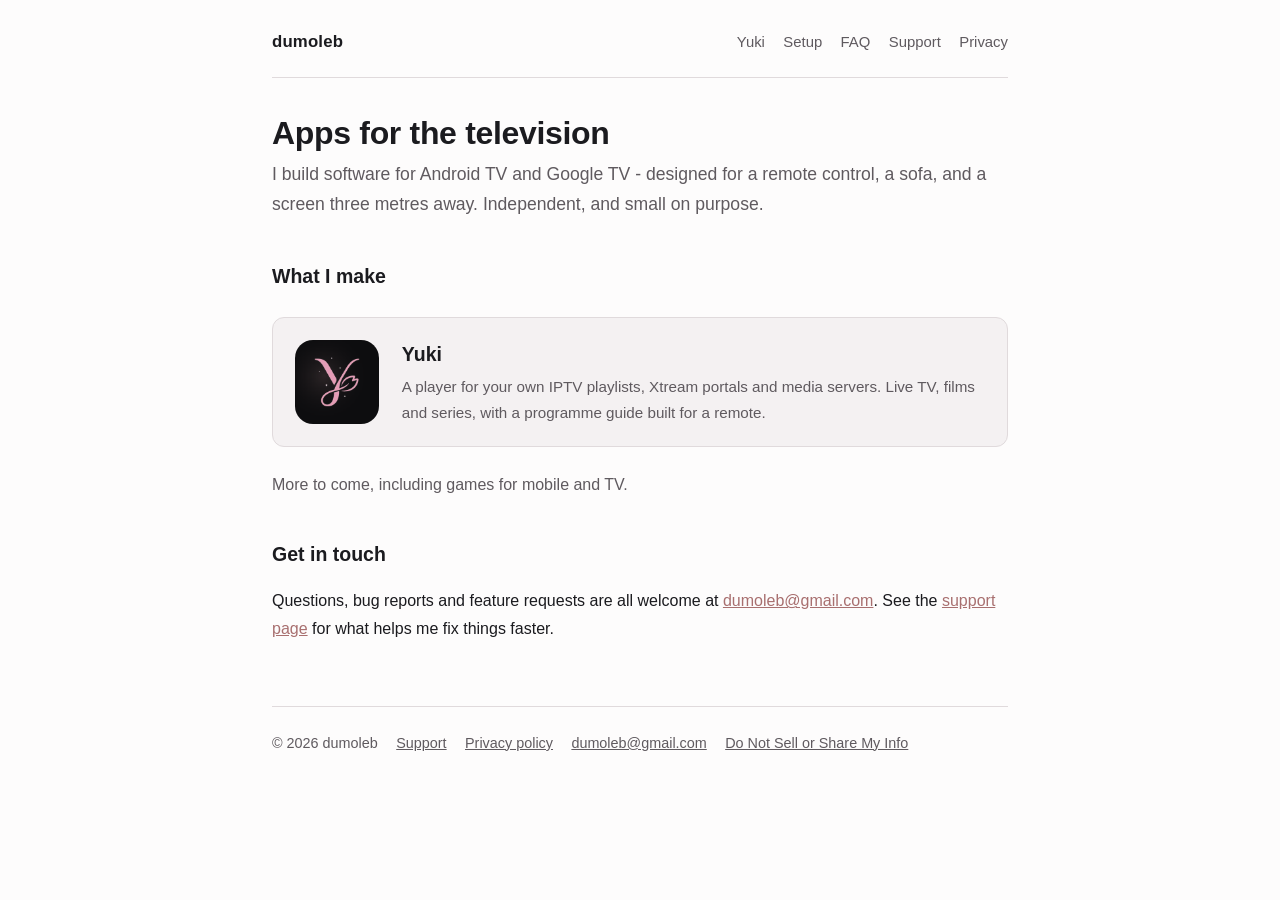
<file: index.html>
<!doctype html>
<html lang="en">
<head>
<meta charset="utf-8">
<meta name="viewport" content="width=device-width, initial-scale=1">
<title>dumoleb - apps for the television</title>
<meta name="description" content="dumoleb builds apps for Android TV and Google TV. Maker of Yuki, a player for your own IPTV playlists and media servers.">
<meta name="google-adsense-account" content="ca-pub-2909392249955267">
<link rel="icon" href="assets/yuki-icon.png">
<link rel="stylesheet" href="assets/site.css">
</head>
<body>

<header class="site">
  <a class="brand" href="/">dumoleb</a>
  <nav>
    <a href="/yuki/">Yuki</a>
    <a href="/yuki/setup/">Setup</a>
    <a href="/yuki/faq/">FAQ</a>
    <a href="/support/">Support</a>
    <a href="/yuki/privacy/">Privacy</a>
  </nav>
</header>

<main class="wrap">

  <h1>Apps for the television</h1>
  <p class="lede">
    I build software for Android TV and Google TV - designed for a remote control,
    a sofa, and a screen three metres away. Independent, and small on purpose.
  </p>

  <h2>What I make</h2>

  <div class="card">
    <a class="product" href="/yuki/">
      <img src="assets/yuki-icon.png" alt="">
      <span>
        <h2>Yuki</h2>
        <p>A player for your own IPTV playlists, Xtream portals and media servers. Live TV, films and series, with a programme guide built for a remote.</p>
      </span>
    </a>
  </div>

  <p class="muted">More to come, including games for mobile and TV.</p>

  <h2>Get in touch</h2>
  <p>
    Questions, bug reports and feature requests are all welcome at
    <a href="mailto:dumoleb@gmail.com">dumoleb@gmail.com</a>. See the
    <a href="/support/">support page</a> for what helps me fix things faster.
  </p>

</main>

<footer class="site">
  <span>&copy; 2026 dumoleb</span>
  <a href="/support/">Support</a>
  <a href="/yuki/privacy/">Privacy policy</a>
  <a href="mailto:dumoleb@gmail.com">dumoleb@gmail.com</a>
  <a href="/privacy/do-not-sell/">Do Not Sell or Share My Info</a>
</footer>

</body>
</html>
</file>
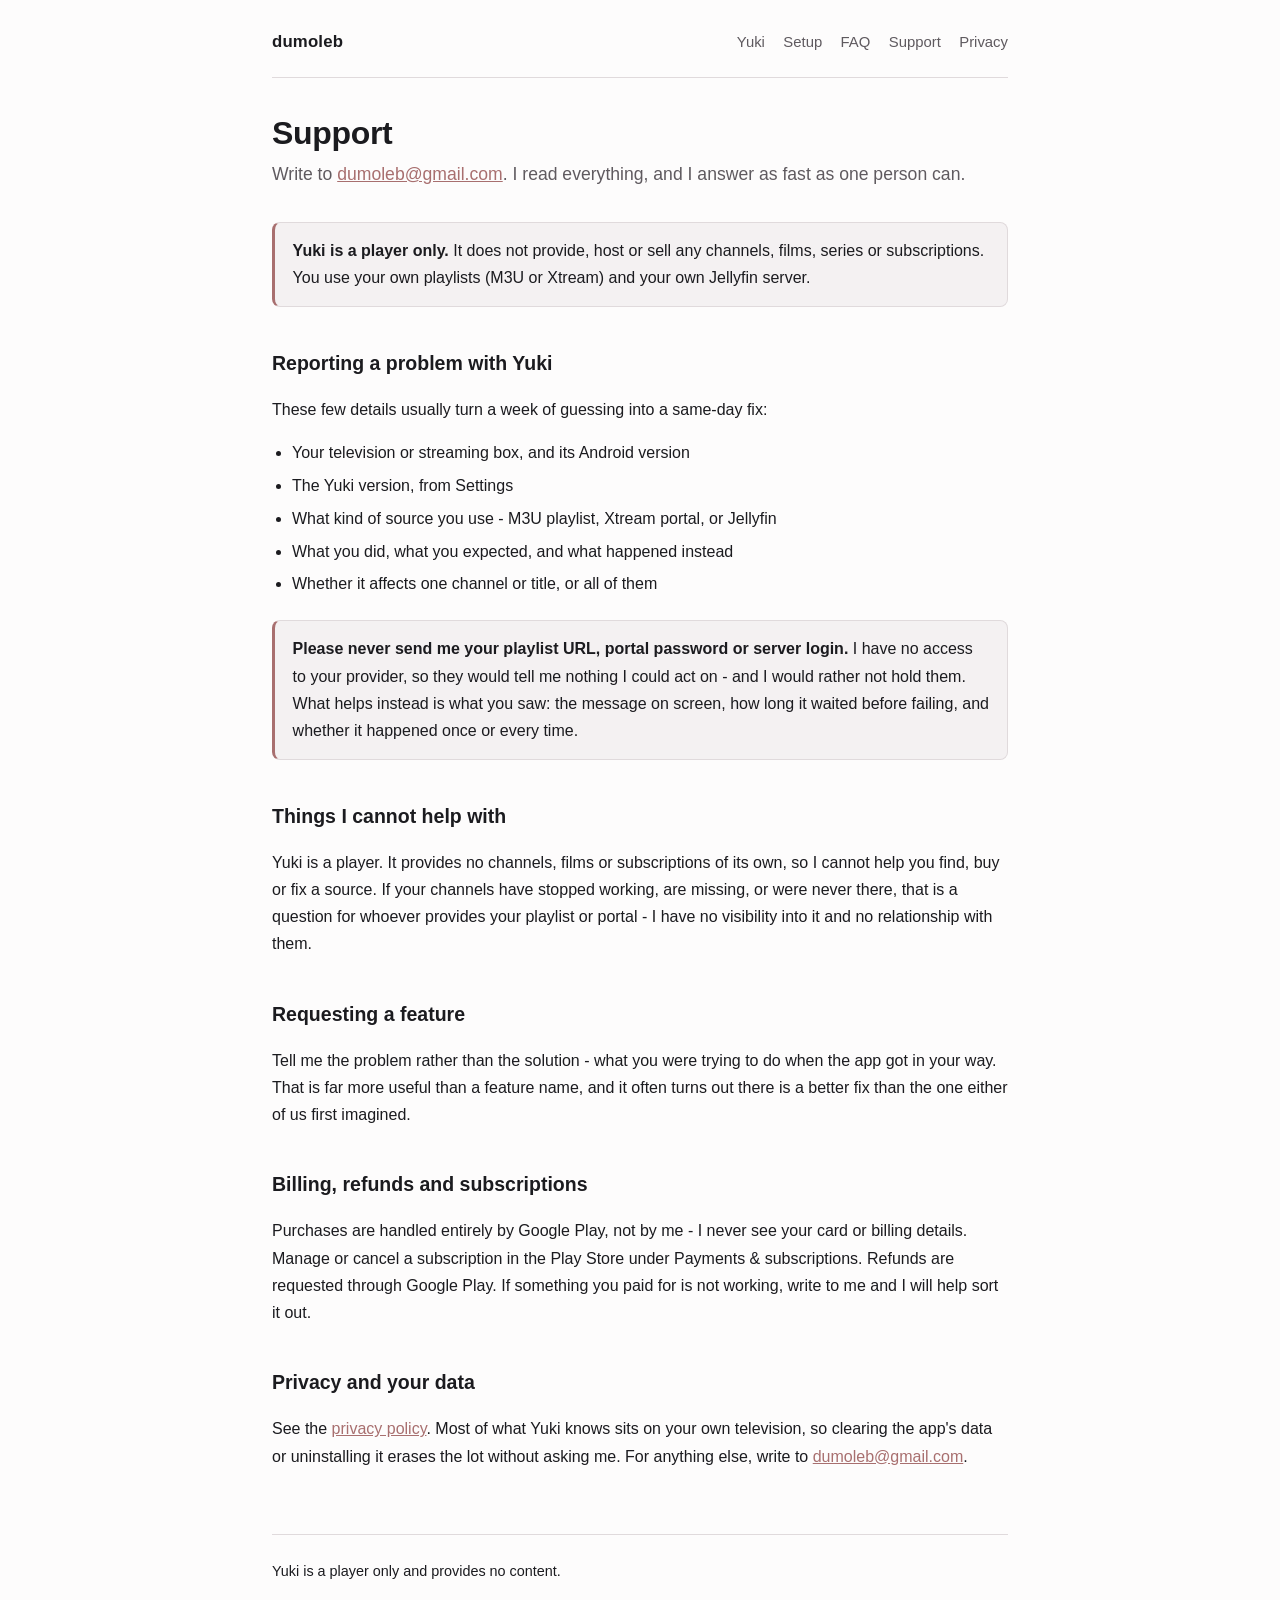
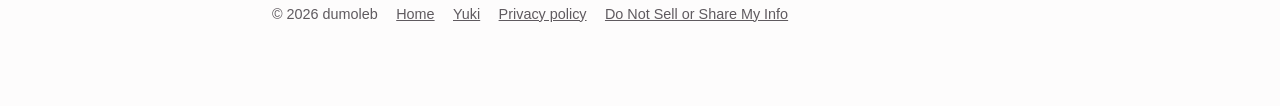
<file: support/index.html>
<!doctype html>
<html lang="en">
<head>
<meta charset="utf-8">
<meta name="viewport" content="width=device-width, initial-scale=1">
<title>Support - dumoleb</title>
<meta name="description" content="Support for Yuki and other dumoleb apps. Contact dumoleb@gmail.com.">
<meta name="google-adsense-account" content="ca-pub-2909392249955267">
<link rel="icon" href="/assets/yuki-icon.png">
<link rel="stylesheet" href="/assets/site.css">
</head>
<body>

<header class="site">
  <a class="brand" href="/">dumoleb</a>
  <nav>
    <a href="/yuki/">Yuki</a>
    <a href="/yuki/setup/">Setup</a>
    <a href="/yuki/faq/">FAQ</a>
    <a href="/support/">Support</a>
    <a href="/yuki/privacy/">Privacy</a>
  </nav>
</header>

<main class="wrap">

  <h1>Support</h1>
  <p class="lede">
    Write to <a href="mailto:dumoleb@gmail.com">dumoleb@gmail.com</a>. I read
    everything, and I answer as fast as one person can.
  </p>

  <div class="note">
    <strong>Yuki is a player only.</strong> It does not provide, host or sell any channels,
    films, series or subscriptions. You use your own playlists (M3U or Xtream) and your own
    Jellyfin server.
  </div>

  <h2>Reporting a problem with Yuki</h2>
  <p>These few details usually turn a week of guessing into a same-day fix:</p>
  <ul>
    <li>Your television or streaming box, and its Android version</li>
    <li>The Yuki version, from Settings</li>
    <li>What kind of source you use - M3U playlist, Xtream portal, or Jellyfin</li>
    <li>What you did, what you expected, and what happened instead</li>
    <li>Whether it affects one channel or title, or all of them</li>
  </ul>

  <div class="note">
    <strong>Please never send me your playlist URL, portal password or server login.</strong>
    I have no access to your provider, so they would tell me nothing I could act on -
    and I would rather not hold them. What helps instead is what you saw: the message on
    screen, how long it waited before failing, and whether it happened once or every time.
  </div>

  <h2>Things I cannot help with</h2>
  <p>
    Yuki is a player. It provides no channels, films or subscriptions of its own, so
    I cannot help you find, buy or fix a source. If your channels have stopped
    working, are missing, or were never there, that is a question for whoever
    provides your playlist or portal - I have no visibility into it and no
    relationship with them.
  </p>

  <h2>Requesting a feature</h2>
  <p>
    Tell me the problem rather than the solution - what you were trying to do when
    the app got in your way. That is far more useful than a feature name, and it
    often turns out there is a better fix than the one either of us first imagined.
  </p>

  <h2>Billing, refunds and subscriptions</h2>
  <p>
    Purchases are handled entirely by Google Play, not by me - I never see your card
    or billing details. Manage or cancel a subscription in the Play Store under
    Payments &amp; subscriptions. Refunds are requested through Google Play. If
    something you paid for is not working, write to me and I will help sort it out.
  </p>

  <h2>Privacy and your data</h2>
  <p>
    See the <a href="/yuki/privacy/">privacy policy</a>. Most of what Yuki knows sits
    on your own television, so clearing the app's data or uninstalling it erases the
    lot without asking me. For anything else, write to
    <a href="mailto:dumoleb@gmail.com">dumoleb@gmail.com</a>.
  </p>

</main>

<footer class="site">
  <p class="no-content">Yuki is a player only and provides no content.</p>
  <span>&copy; 2026 dumoleb</span>
  <a href="/">Home</a>
  <a href="/yuki/">Yuki</a>
  <a href="/yuki/privacy/">Privacy policy</a>
  <a href="/privacy/do-not-sell/">Do Not Sell or Share My Info</a>
</footer>

</body>
</html>
</file>
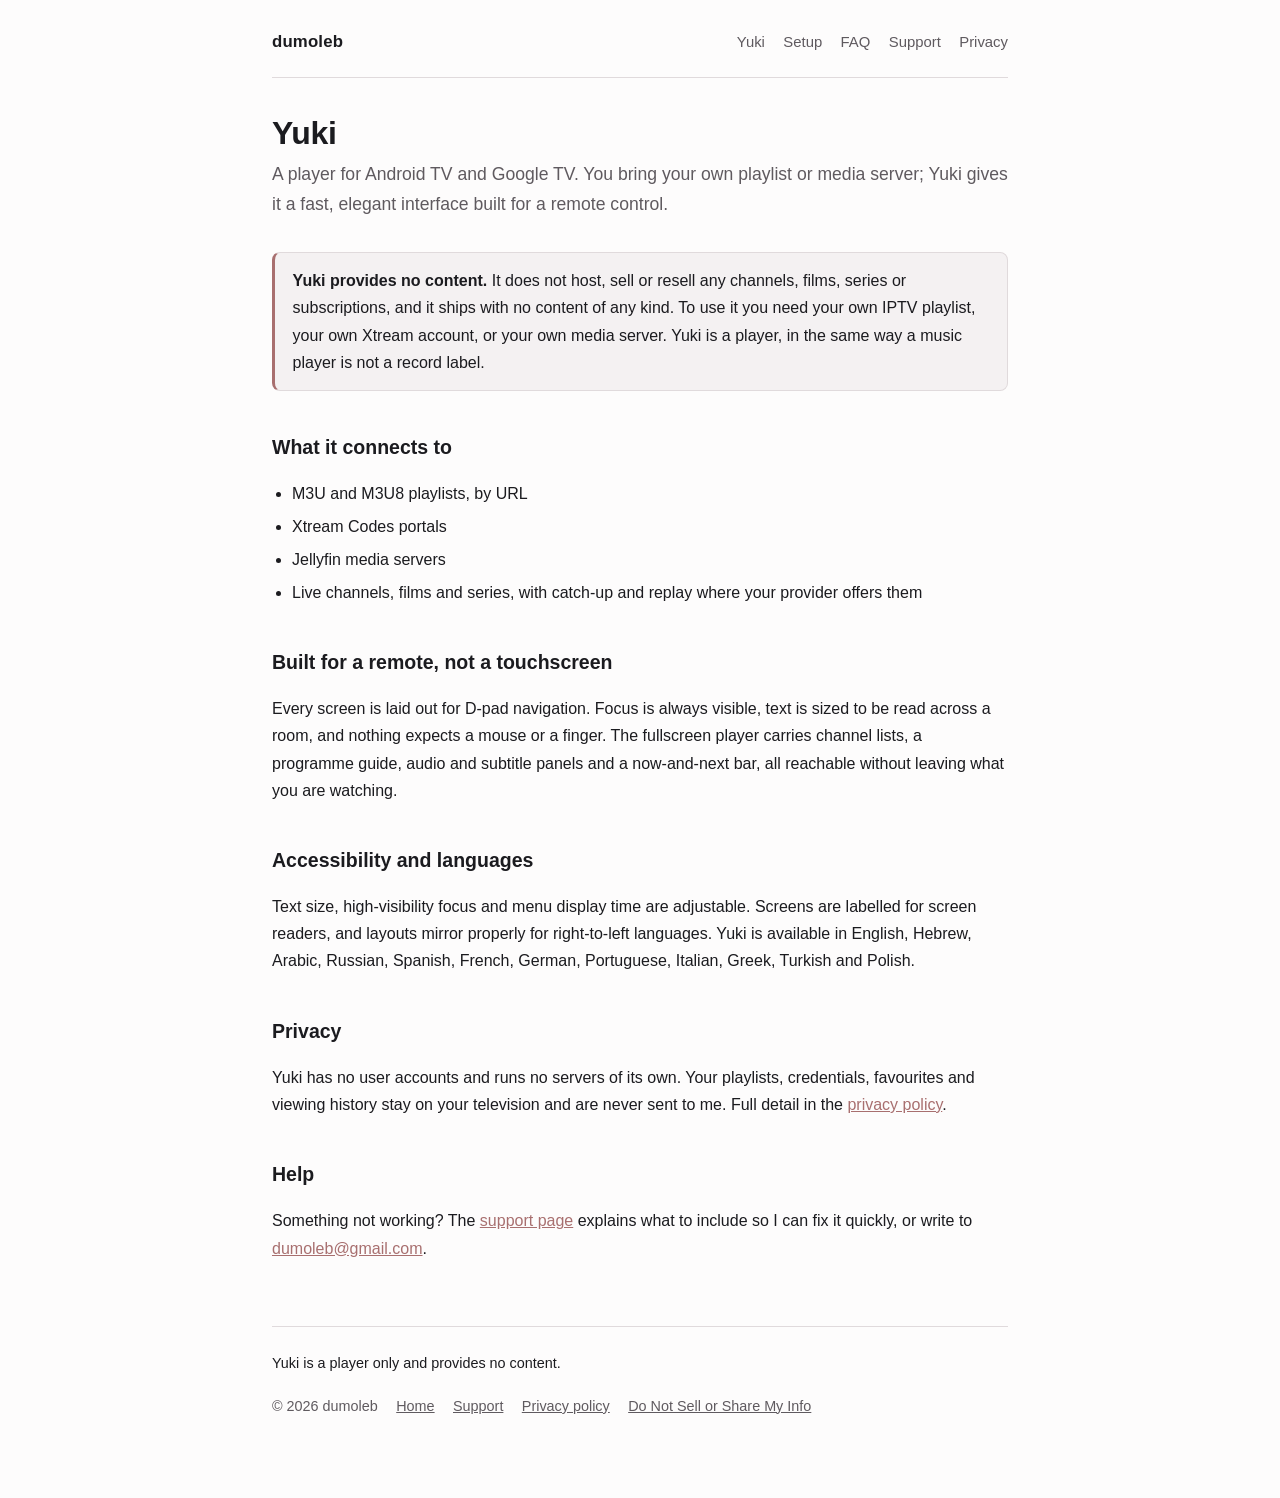
<file: yuki/index.html>
<!doctype html>
<html lang="en">
<head>
<meta charset="utf-8">
<meta name="viewport" content="width=device-width, initial-scale=1">
<title>Yuki - a player for Android TV</title>
<meta name="description" content="Yuki is a player for Android TV and Google TV. You bring your own IPTV playlist, Xtream portal or media server. Yuki provides no channels or content of its own.">
<meta name="google-adsense-account" content="ca-pub-2909392249955267">
<link rel="icon" href="/assets/yuki-icon.png">
<link rel="stylesheet" href="/assets/site.css">
</head>
<body>

<header class="site">
  <a class="brand" href="/">dumoleb</a>
  <nav>
    <a href="/yuki/">Yuki</a>
    <a href="/yuki/setup/">Setup</a>
    <a href="/yuki/faq/">FAQ</a>
    <a href="/support/">Support</a>
    <a href="/yuki/privacy/">Privacy</a>
  </nav>
</header>

<main class="wrap">

  <h1>Yuki</h1>
  <p class="lede">
    A player for Android TV and Google TV. You bring your own playlist or media
    server; Yuki gives it a fast, elegant interface built for a remote control.
  </p>

  <div class="note">
    <strong>Yuki provides no content.</strong> It does not host, sell or resell any
    channels, films, series or subscriptions, and it ships with no content of any
    kind. To use it you need your own IPTV playlist, your own Xtream account, or
    your own media server. Yuki is a player, in the same way a music player is not
    a record label.
  </div>

  <h2>What it connects to</h2>
  <ul>
    <li>M3U and M3U8 playlists, by URL</li>
    <li>Xtream Codes portals</li>
    <li>Jellyfin media servers</li>
    <li>Live channels, films and series, with catch-up and replay where your provider offers them</li>
  </ul>

  <h2>Built for a remote, not a touchscreen</h2>
  <p>
    Every screen is laid out for D-pad navigation. Focus is always visible, text is
    sized to be read across a room, and nothing expects a mouse or a finger. The
    fullscreen player carries channel lists, a programme guide, audio and subtitle
    panels and a now-and-next bar, all reachable without leaving what you are watching.
  </p>

  <h2>Accessibility and languages</h2>
  <p>
    Text size, high-visibility focus and menu display time are adjustable. Screens are
    labelled for screen readers, and layouts mirror properly for right-to-left languages.
    Yuki is available in English, Hebrew, Arabic, Russian, Spanish, French, German,
    Portuguese, Italian, Greek, Turkish and Polish.
  </p>

  <h2>Privacy</h2>
  <p>
    Yuki has no user accounts and runs no servers of its own. Your playlists,
    credentials, favourites and viewing history stay on your television and are never
    sent to me. Full detail in the <a href="/yuki/privacy/">privacy policy</a>.
  </p>

  <h2>Help</h2>
  <p>
    Something not working? The <a href="/support/">support page</a> explains what to
    include so I can fix it quickly, or write to
    <a href="mailto:dumoleb@gmail.com">dumoleb@gmail.com</a>.
  </p>

</main>

<footer class="site">
  <p class="no-content">Yuki is a player only and provides no content.</p>
  <span>&copy; 2026 dumoleb</span>
  <a href="/">Home</a>
  <a href="/support/">Support</a>
  <a href="/yuki/privacy/">Privacy policy</a>
  <a href="/privacy/do-not-sell/">Do Not Sell or Share My Info</a>
</footer>

</body>
</html>
</file>
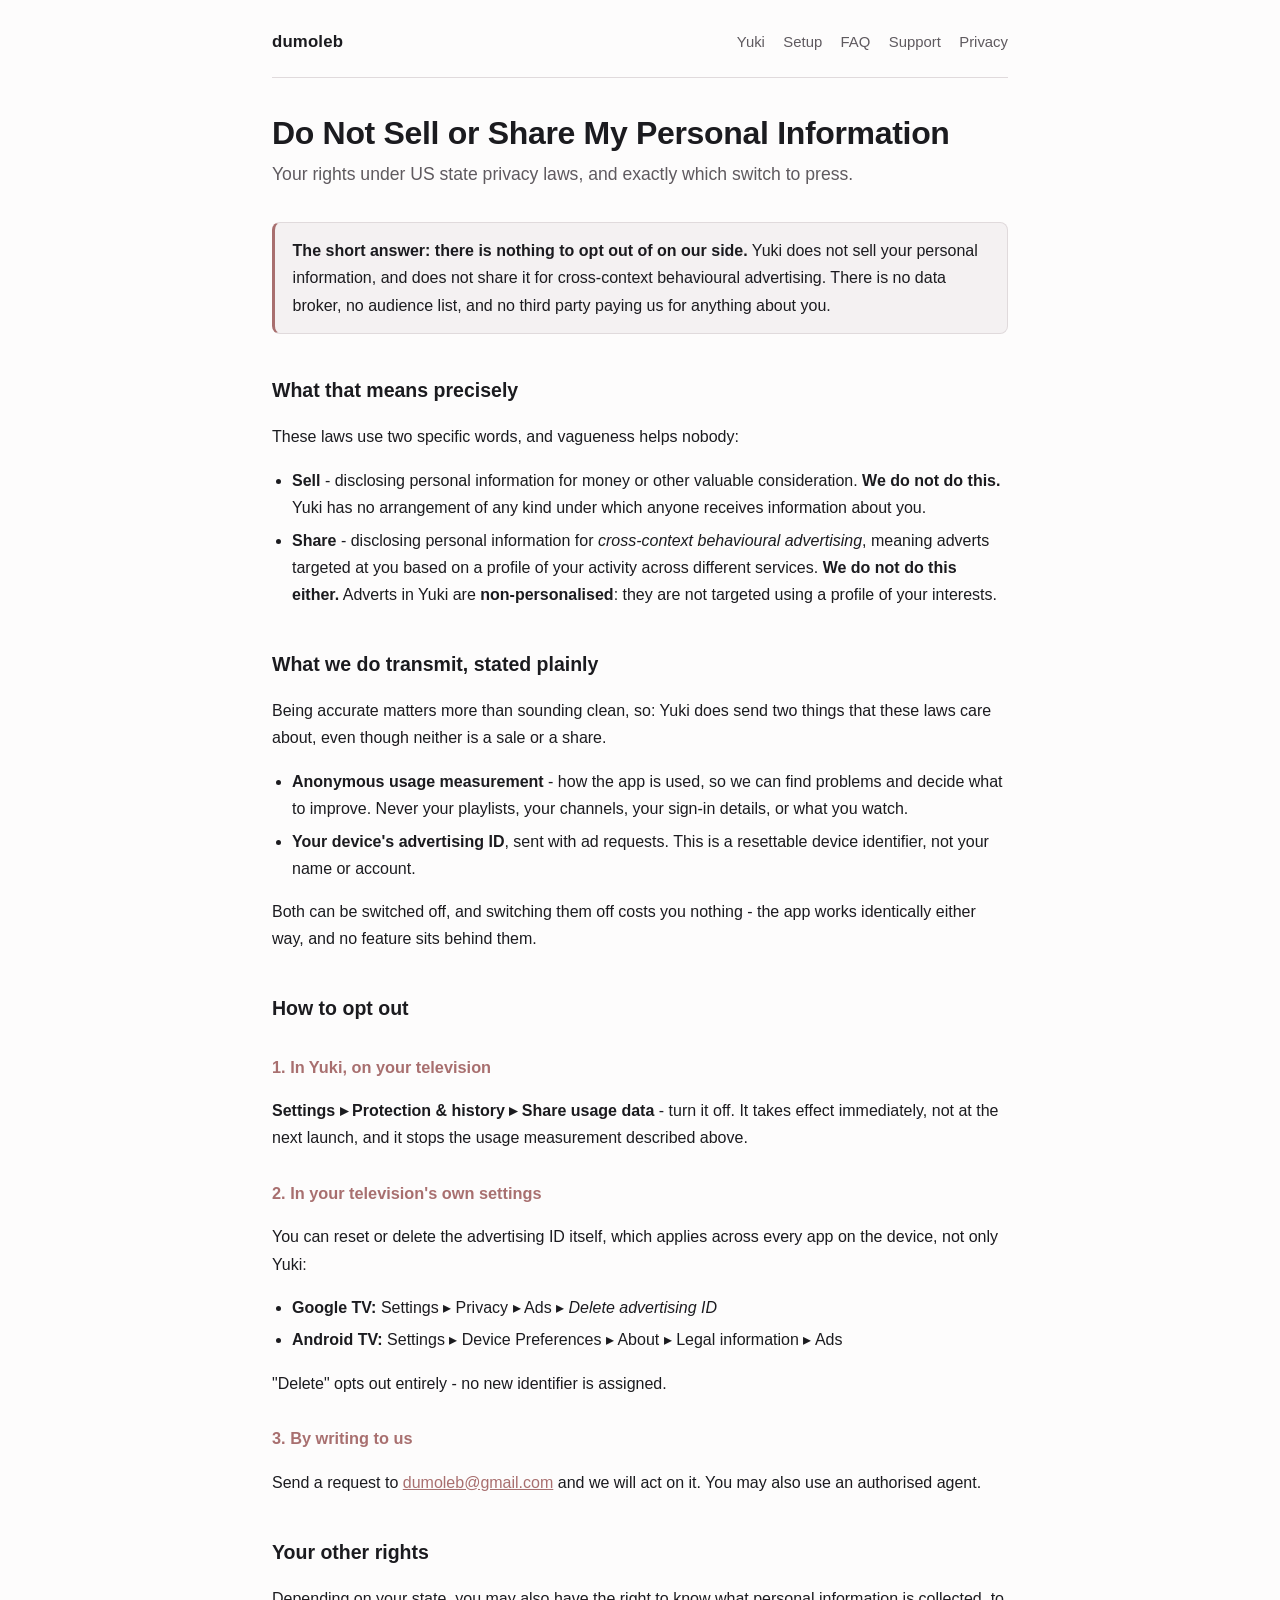
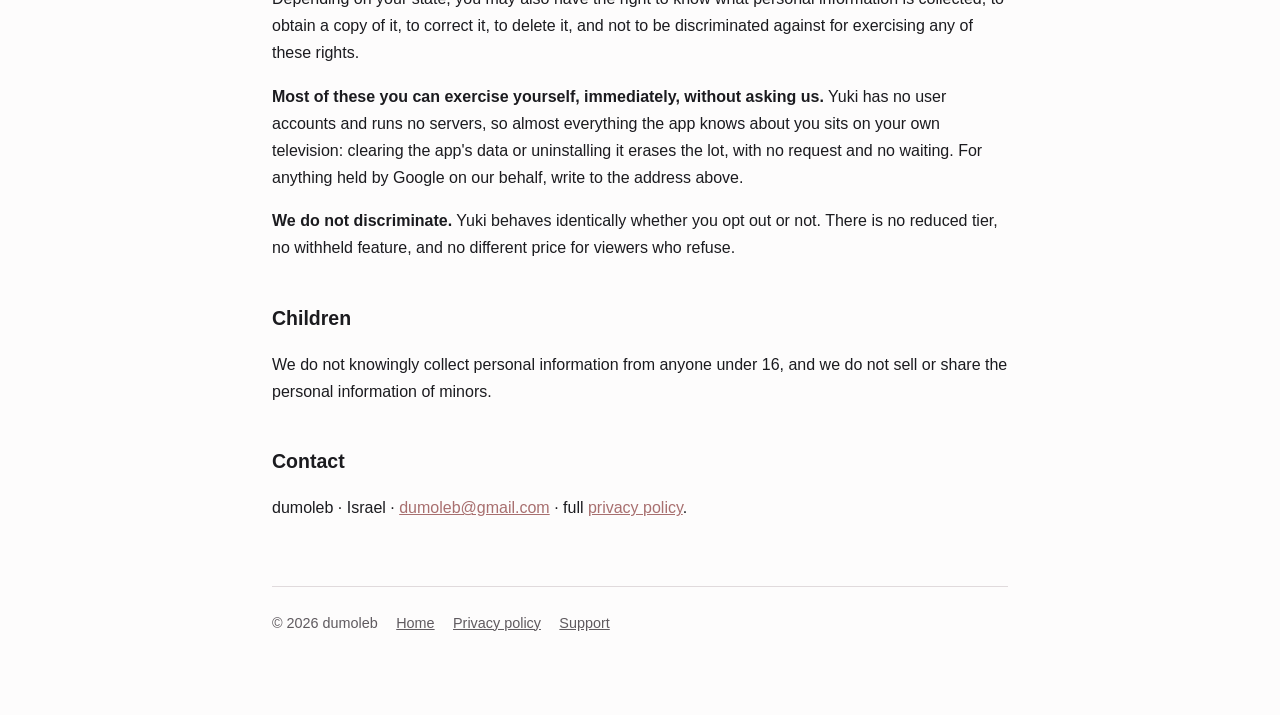
<file: privacy/do-not-sell/index.html>
<!doctype html>
<html lang="en">
<head>
<meta charset="utf-8">
<meta name="viewport" content="width=device-width, initial-scale=1">
<title>Do Not Sell or Share My Personal Information - dumoleb</title>
<meta name="description" content="Yuki does not sell personal information and does not share it for cross-context behavioural advertising. How to opt out of usage measurement and advertising.">
<meta name="google-adsense-account" content="ca-pub-2909392249955267">
<link rel="icon" href="/assets/yuki-icon.png">
<link rel="stylesheet" href="/assets/site.css">
</head>
<body>

<header class="site">
  <a class="brand" href="/">dumoleb</a>
  <nav>
    <a href="/yuki/">Yuki</a>
    <a href="/yuki/setup/">Setup</a>
    <a href="/yuki/faq/">FAQ</a>
    <a href="/support/">Support</a>
    <a href="/yuki/privacy/">Privacy</a>
  </nav>
</header>

<main class="wrap">

<h1>Do Not Sell or Share My Personal Information</h1>
<p class="lede">
  Your rights under US state privacy laws, and exactly which switch to press.
</p>

<div class="note">
  <strong>The short answer: there is nothing to opt out of on our side.</strong>
  Yuki does not sell your personal information, and does not share it for
  cross-context behavioural advertising. There is no data broker, no audience
  list, and no third party paying us for anything about you.
</div>

<h2>What that means precisely</h2>
<p>
  These laws use two specific words, and vagueness helps nobody:
</p>
<ul>
  <li>
    <strong>Sell</strong> - disclosing personal information for money or other
    valuable consideration. <strong>We do not do this.</strong> Yuki has no
    arrangement of any kind under which anyone receives information about you.
  </li>
  <li>
    <strong>Share</strong> - disclosing personal information for
    <em>cross-context behavioural advertising</em>, meaning adverts targeted at
    you based on a profile of your activity across different services.
    <strong>We do not do this either.</strong> Adverts in Yuki are
    <strong>non-personalised</strong>: they are not targeted using a profile of
    your interests.
  </li>
</ul>

<h2>What we do transmit, stated plainly</h2>
<p>
  Being accurate matters more than sounding clean, so: Yuki does send two things
  that these laws care about, even though neither is a sale or a share.
</p>
<ul>
  <li>
    <strong>Anonymous usage measurement</strong> - how the app is used, so we can
    find problems and decide what to improve. Never your playlists, your channels,
    your sign-in details, or what you watch.
  </li>
  <li>
    <strong>Your device's advertising ID</strong>, sent with ad requests. This is
    a resettable device identifier, not your name or account.
  </li>
</ul>
<p>
  Both can be switched off, and switching them off costs you nothing - the app
  works identically either way, and no feature sits behind them.
</p>

<h2>How to opt out</h2>

<h3>1. In Yuki, on your television</h3>
<p>
  <strong>Settings ▸ Protection &amp; history ▸ Share usage data</strong> - turn it
  off. It takes effect immediately, not at the next launch, and it stops the usage
  measurement described above.
</p>

<h3>2. In your television's own settings</h3>
<p>
  You can reset or delete the advertising ID itself, which applies across every app
  on the device, not only Yuki:
</p>
<ul>
  <li><strong>Google TV:</strong> Settings ▸ Privacy ▸ Ads ▸ <em>Delete advertising ID</em></li>
  <li><strong>Android TV:</strong> Settings ▸ Device Preferences ▸ About ▸ Legal information ▸ Ads</li>
</ul>
<p>
  "Delete" opts out entirely - no new identifier is assigned.
</p>

<h3>3. By writing to us</h3>
<p>
  Send a request to <a href="mailto:dumoleb@gmail.com">dumoleb@gmail.com</a> and we
  will act on it. You may also use an authorised agent.
</p>

<h2>Your other rights</h2>
<p>
  Depending on your state, you may also have the right to know what personal
  information is collected, to obtain a copy of it, to correct it, to delete it,
  and not to be discriminated against for exercising any of these rights.
</p>
<p>
  <strong>Most of these you can exercise yourself, immediately, without asking us.</strong>
  Yuki has no user accounts and runs no servers, so almost everything the app knows
  about you sits on your own television: clearing the app's data or uninstalling it
  erases the lot, with no request and no waiting. For anything held by Google on our
  behalf, write to the address above.
</p>
<p>
  <strong>We do not discriminate.</strong> Yuki behaves identically whether you opt
  out or not. There is no reduced tier, no withheld feature, and no different price
  for viewers who refuse.
</p>

<h2>Children</h2>
<p>
  We do not knowingly collect personal information from anyone under 16, and we do
  not sell or share the personal information of minors.
</p>

<h2>Contact</h2>
<p>
  dumoleb &middot; Israel &middot;
  <a href="mailto:dumoleb@gmail.com">dumoleb@gmail.com</a> &middot;
  full <a href="/yuki/privacy/">privacy policy</a>.
</p>

</main>

<footer class="site">
  <span>&copy; 2026 dumoleb</span>
  <a href="/">Home</a>
  <a href="/yuki/privacy/">Privacy policy</a>
  <a href="/support/">Support</a>
</footer>

</body>
</html>
</file>
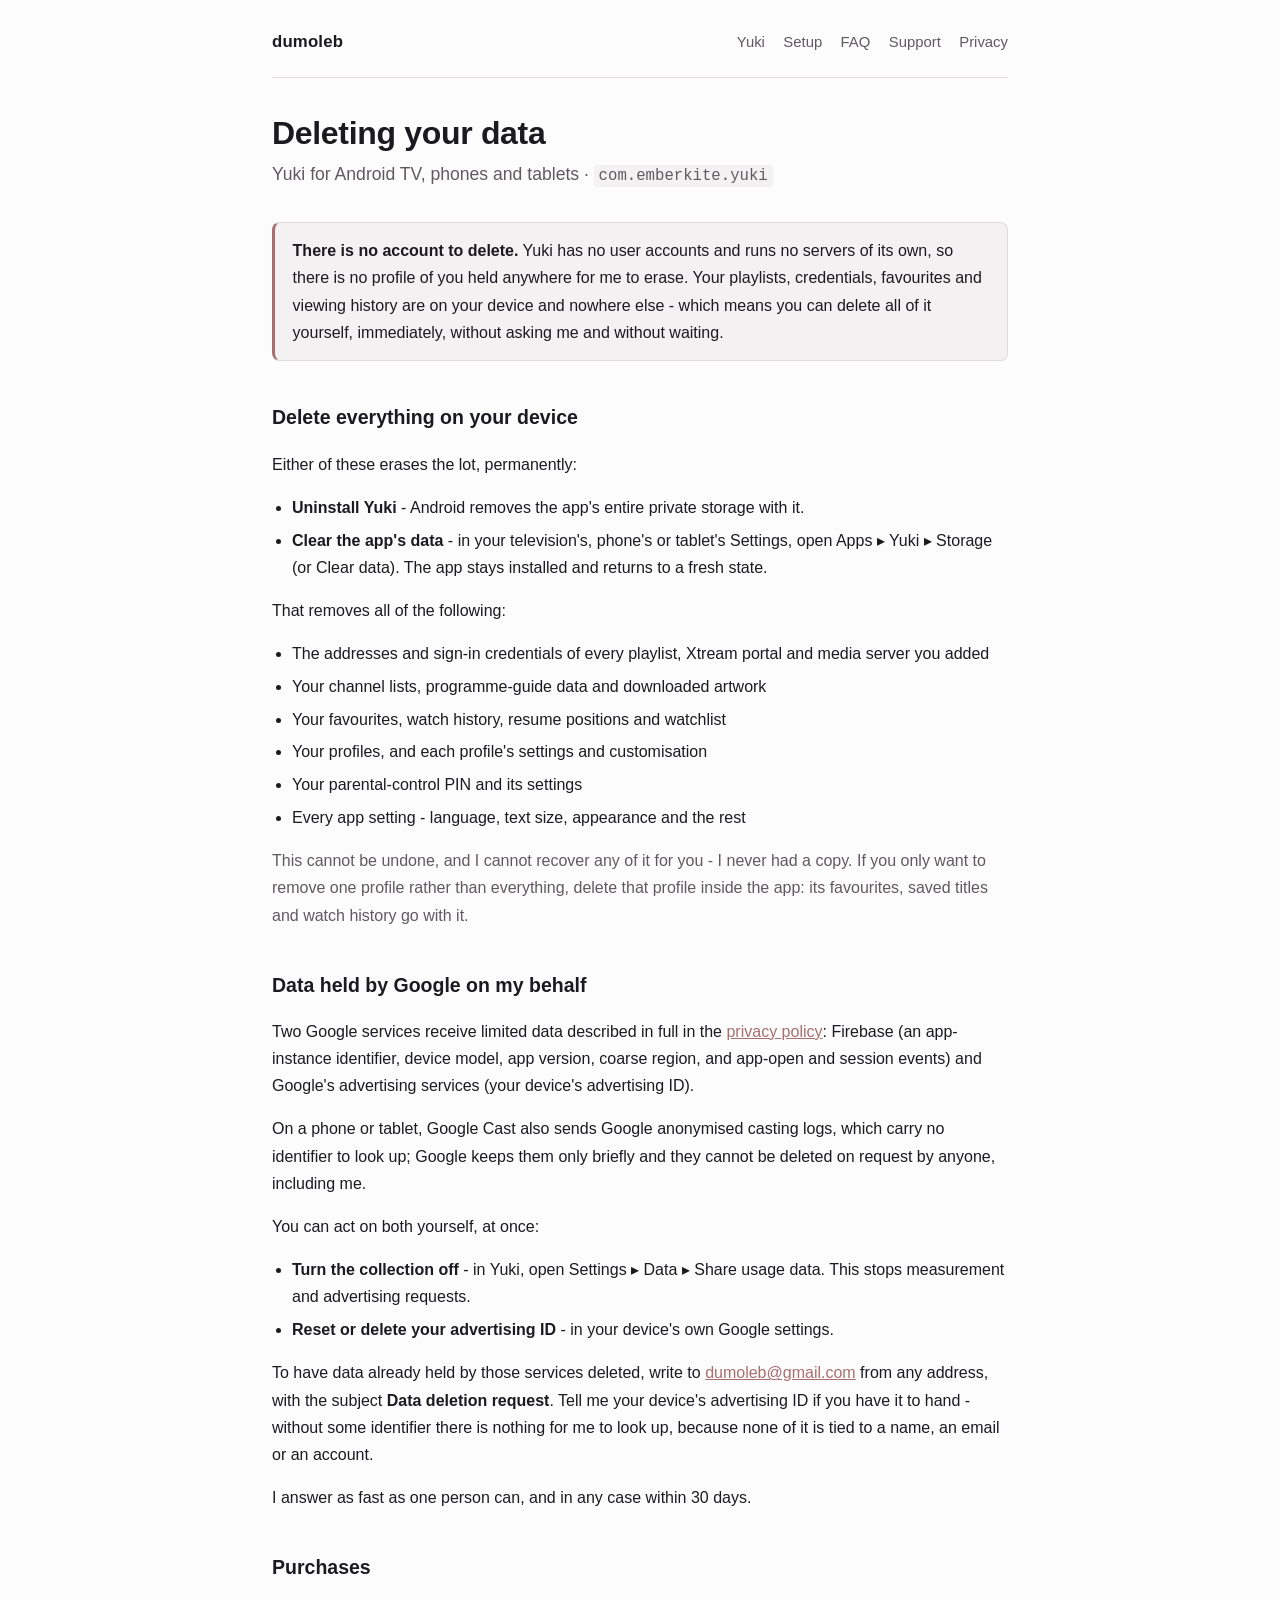
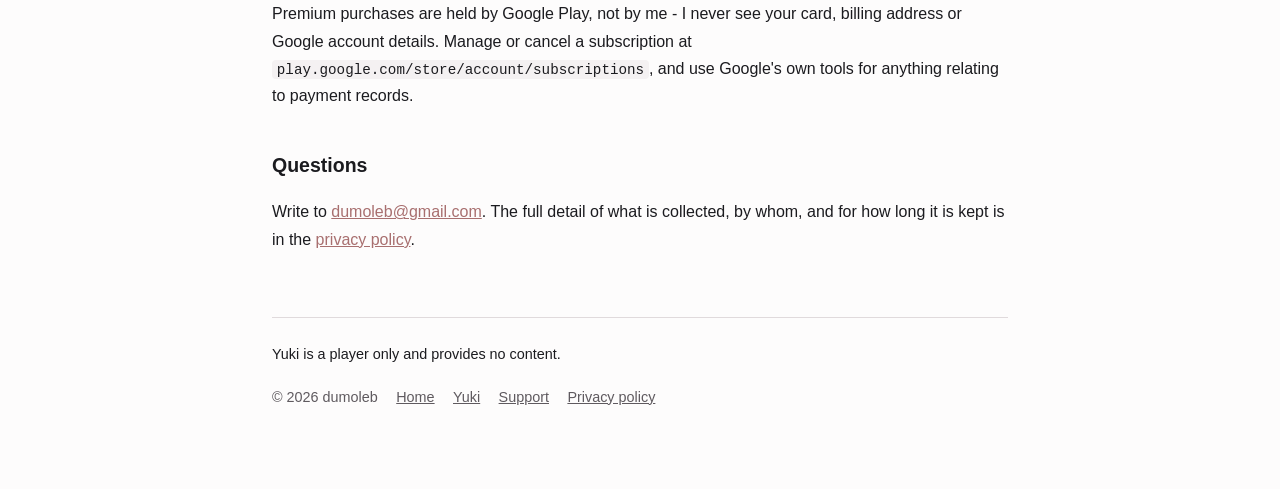
<file: yuki/delete-data/index.html>
<!doctype html>
<html lang="en">
<head>
<meta charset="utf-8">
<meta name="viewport" content="width=device-width, initial-scale=1">
<title>Yuki - deleting your data</title>
<meta name="description" content="How to delete the data Yuki holds. Everything is stored on your own television, phone or tablet, so clearing the app's data or uninstalling it erases all of it immediately.">
<meta name="google-adsense-account" content="ca-pub-2909392249955267">
<link rel="icon" href="/assets/yuki-icon.png">
<link rel="stylesheet" href="/assets/site.css">
</head>
<body>

<header class="site">
  <a class="brand" href="/">dumoleb</a>
  <nav>
    <a href="/yuki/">Yuki</a>
    <a href="/yuki/setup/">Setup</a>
    <a href="/yuki/faq/">FAQ</a>
    <a href="/support/">Support</a>
    <a href="/yuki/privacy/">Privacy</a>
  </nav>
</header>

<main class="wrap">

<h1>Deleting your data</h1>
<p class="lede">
  Yuki for Android TV, phones and tablets &middot; <code>com.emberkite.yuki</code>
</p>

<div class="note">
  <strong>There is no account to delete.</strong> Yuki has no user accounts and runs no
  servers of its own, so there is no profile of you held anywhere for me to erase. Your
  playlists, credentials, favourites and viewing history are on your device and
  nowhere else - which means you can delete all of it yourself, immediately, without
  asking me and without waiting.
</div>

<h2>Delete everything on your device</h2>
<p>Either of these erases the lot, permanently:</p>
<ul>
  <li><strong>Uninstall Yuki</strong> - Android removes the app's entire private storage
      with it.</li>
  <li><strong>Clear the app's data</strong> - in your television's, phone's or tablet's
      Settings, open Apps ▸ Yuki ▸ Storage (or Clear data). The app stays installed and returns to a fresh state.</li>
</ul>

<p>That removes all of the following:</p>
<ul>
  <li>The addresses and sign-in credentials of every playlist, Xtream portal and media
      server you added</li>
  <li>Your channel lists, programme-guide data and downloaded artwork</li>
  <li>Your favourites, watch history, resume positions and watchlist</li>
  <li>Your profiles, and each profile's settings and customisation</li>
  <li>Your parental-control PIN and its settings</li>
  <li>Every app setting - language, text size, appearance and the rest</li>
</ul>

<p class="muted">
  This cannot be undone, and I cannot recover any of it for you - I never had a copy.
  If you only want to remove one profile rather than everything, delete that profile
  inside the app: its favourites, saved titles and watch history go with it.
</p>

<h2>Data held by Google on my behalf</h2>
<p>
  Two Google services receive limited data described in full in the
  <a href="/yuki/privacy/">privacy policy</a>: Firebase (an app-instance identifier,
  device model, app version, coarse region, and app-open and session events) and
  Google's advertising services (your device's advertising ID).
</p>
<p>
  On a phone or tablet, Google Cast also sends Google anonymised casting logs, which
  carry no identifier to look up; Google keeps them only briefly and they cannot be
  deleted on request by anyone, including me.
</p>
<p>You can act on both yourself, at once:</p>
<ul>
  <li><strong>Turn the collection off</strong> - in Yuki, open Settings ▸ Data ▸ Share usage
      data. This stops measurement and advertising requests.</li>
  <li><strong>Reset or delete your advertising ID</strong> - in your device's own
      Google settings.</li>
</ul>
<p>
  To have data already held by those services deleted, write to
  <a href="mailto:dumoleb@gmail.com">dumoleb@gmail.com</a> from any address, with the
  subject <strong>Data deletion request</strong>. Tell me your device's advertising
  ID if you have it to hand - without some identifier there is nothing for me to look
  up, because none of it is tied to a name, an email or an account.
</p>
<p>
  I answer as fast as one person can, and in any case within 30 days.
</p>

<h2>Purchases</h2>
<p>
  Premium purchases are held by Google Play, not by me - I never see your card, billing
  address or Google account details. Manage or cancel a subscription at
  <code>play.google.com/store/account/subscriptions</code>, and use Google's own tools
  for anything relating to payment records.
</p>

<h2>Questions</h2>
<p>
  Write to <a href="mailto:dumoleb@gmail.com">dumoleb@gmail.com</a>. The full detail of
  what is collected, by whom, and for how long it is kept is in the
  <a href="/yuki/privacy/">privacy policy</a>.
</p>

</main>

<footer class="site">
  <p class="no-content">Yuki is a player only and provides no content.</p>
  <span>&copy; 2026 dumoleb</span>
  <a href="/">Home</a>
  <a href="/yuki/">Yuki</a>
  <a href="/support/">Support</a>
  <a href="/yuki/privacy/">Privacy policy</a>
</footer>

</body>
</html>
</file>
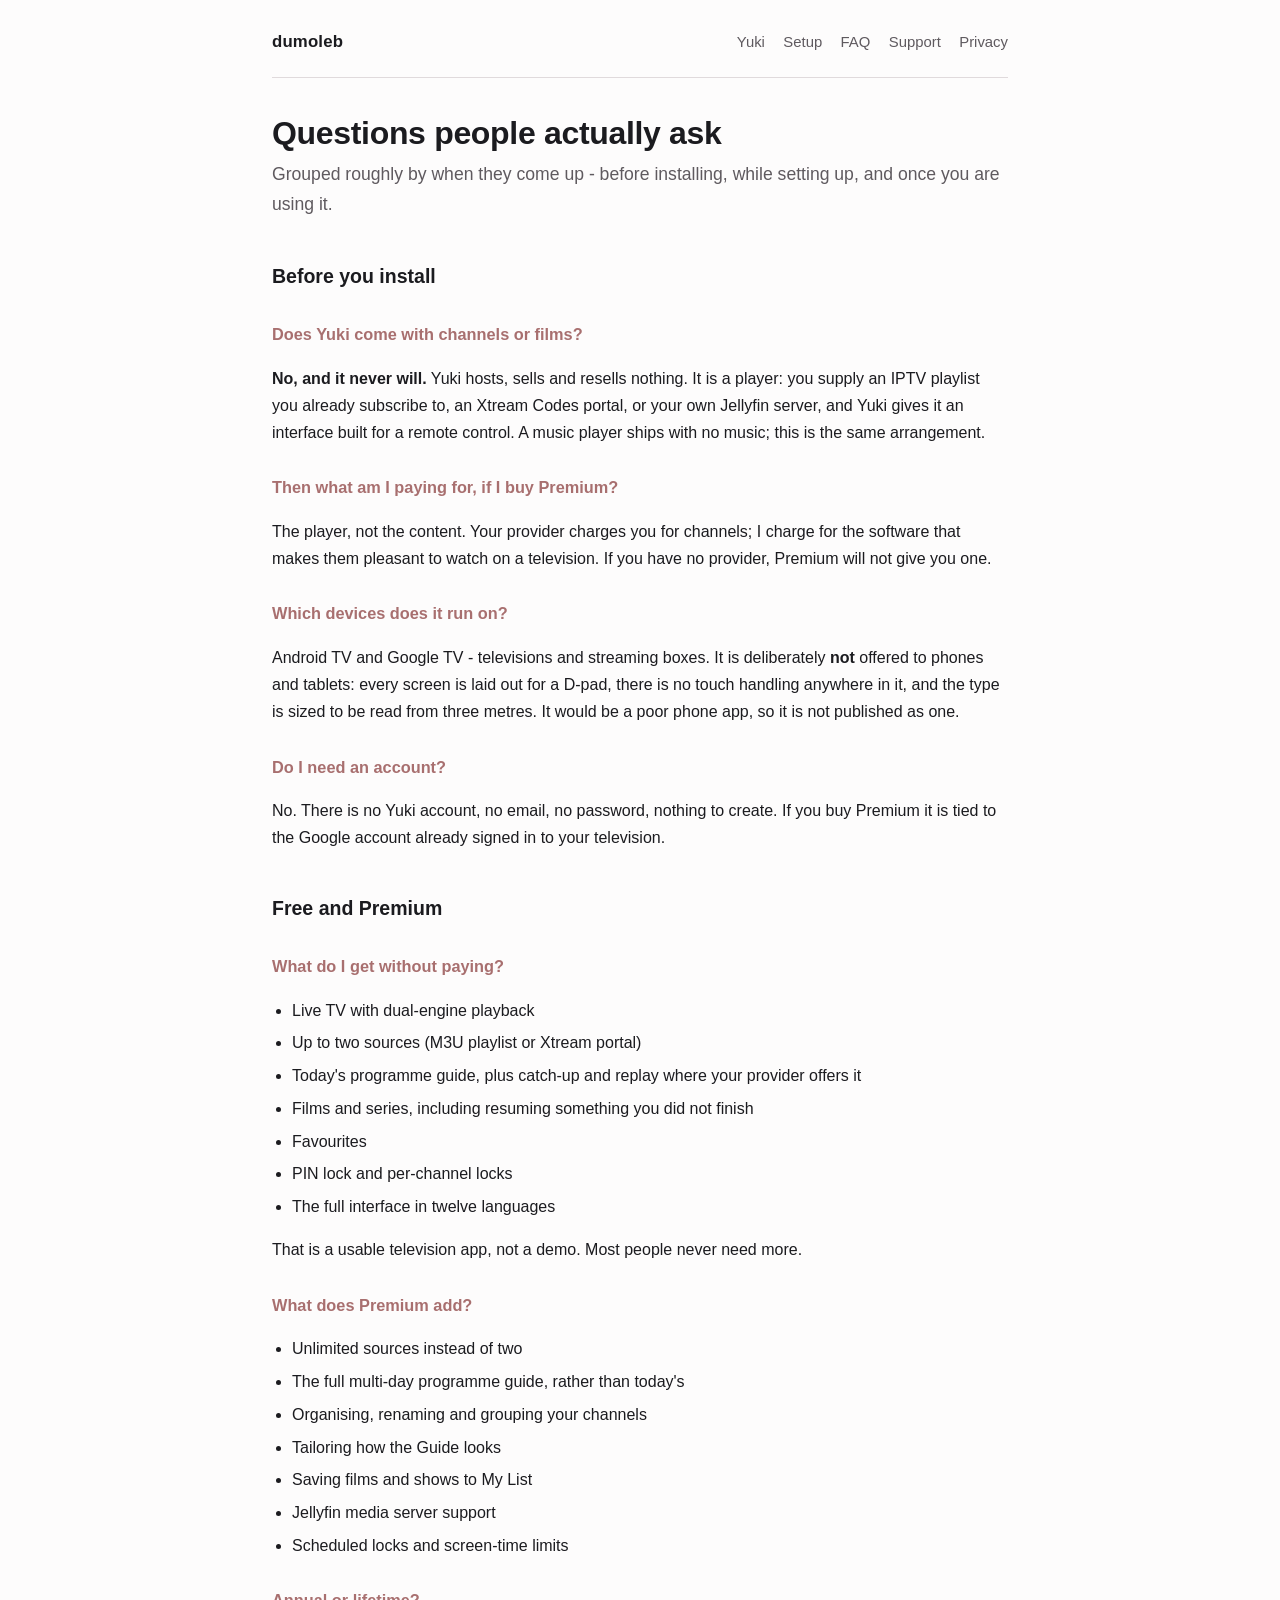
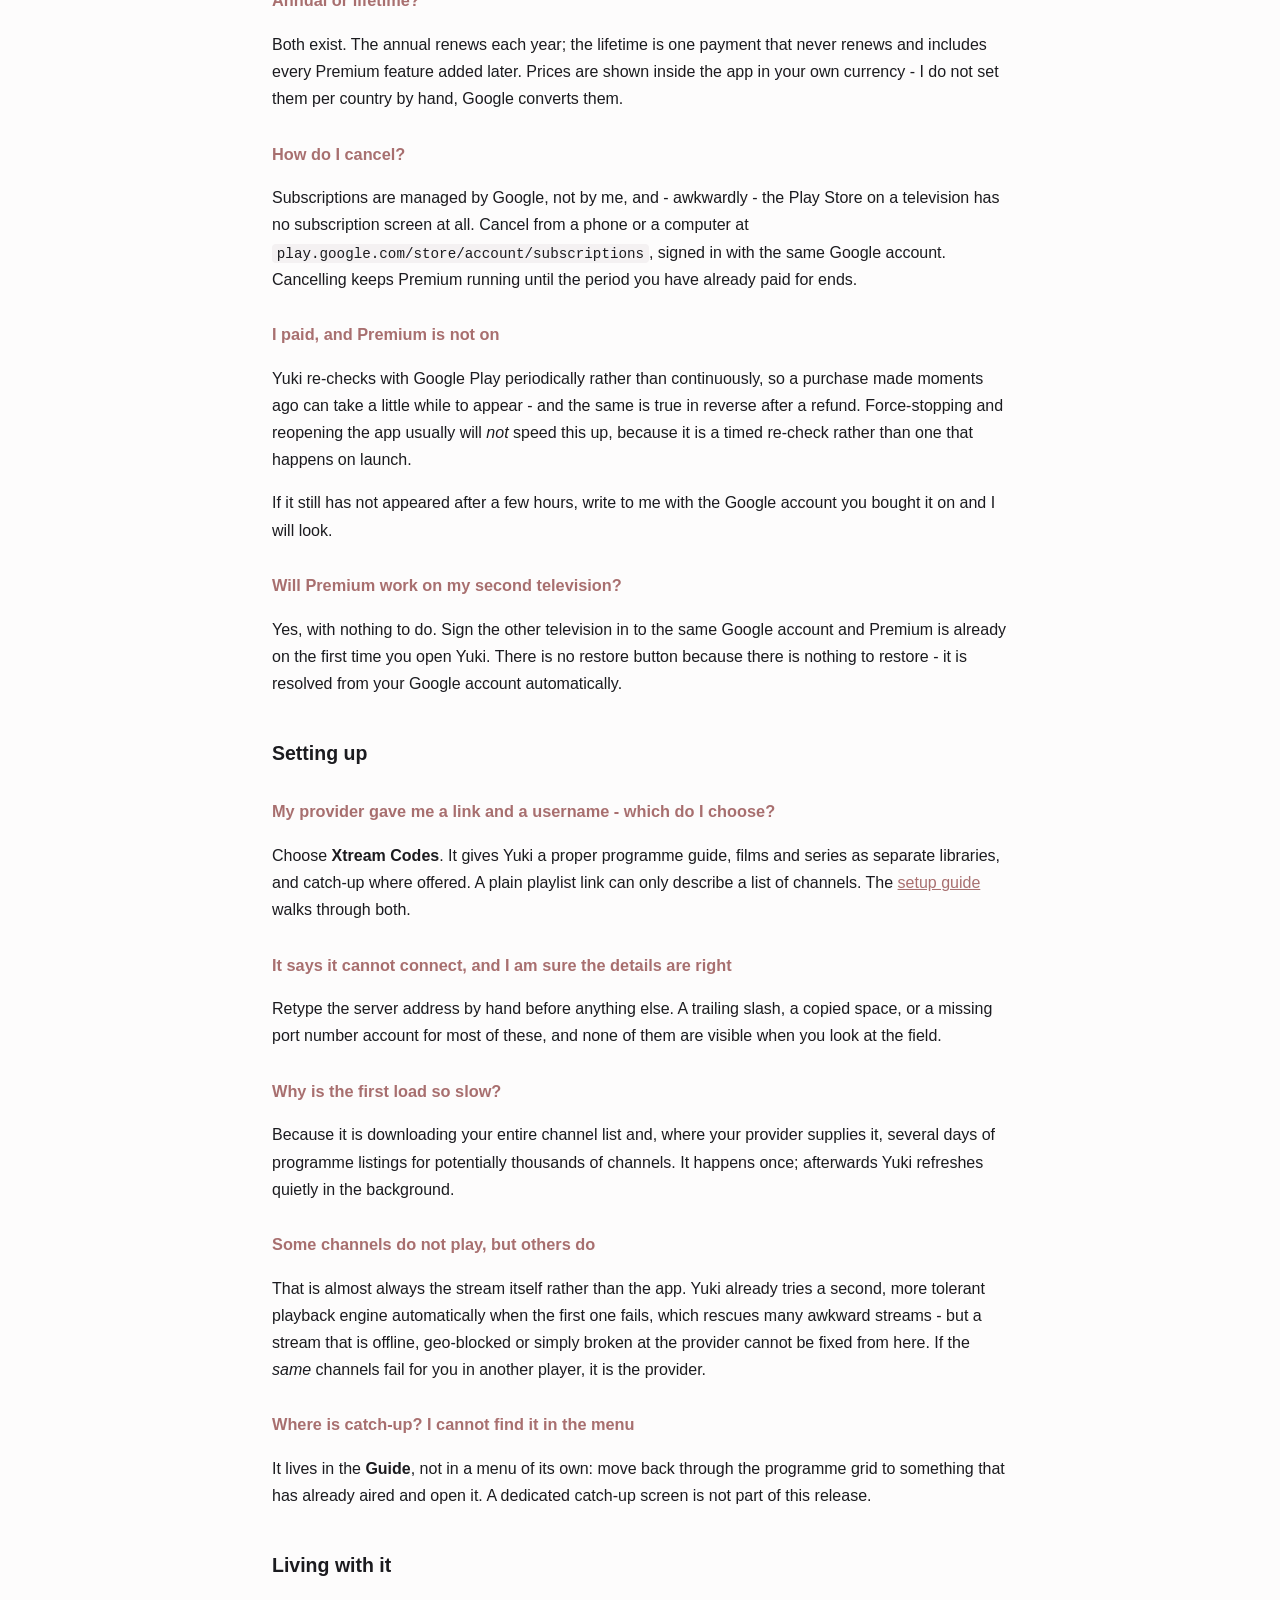
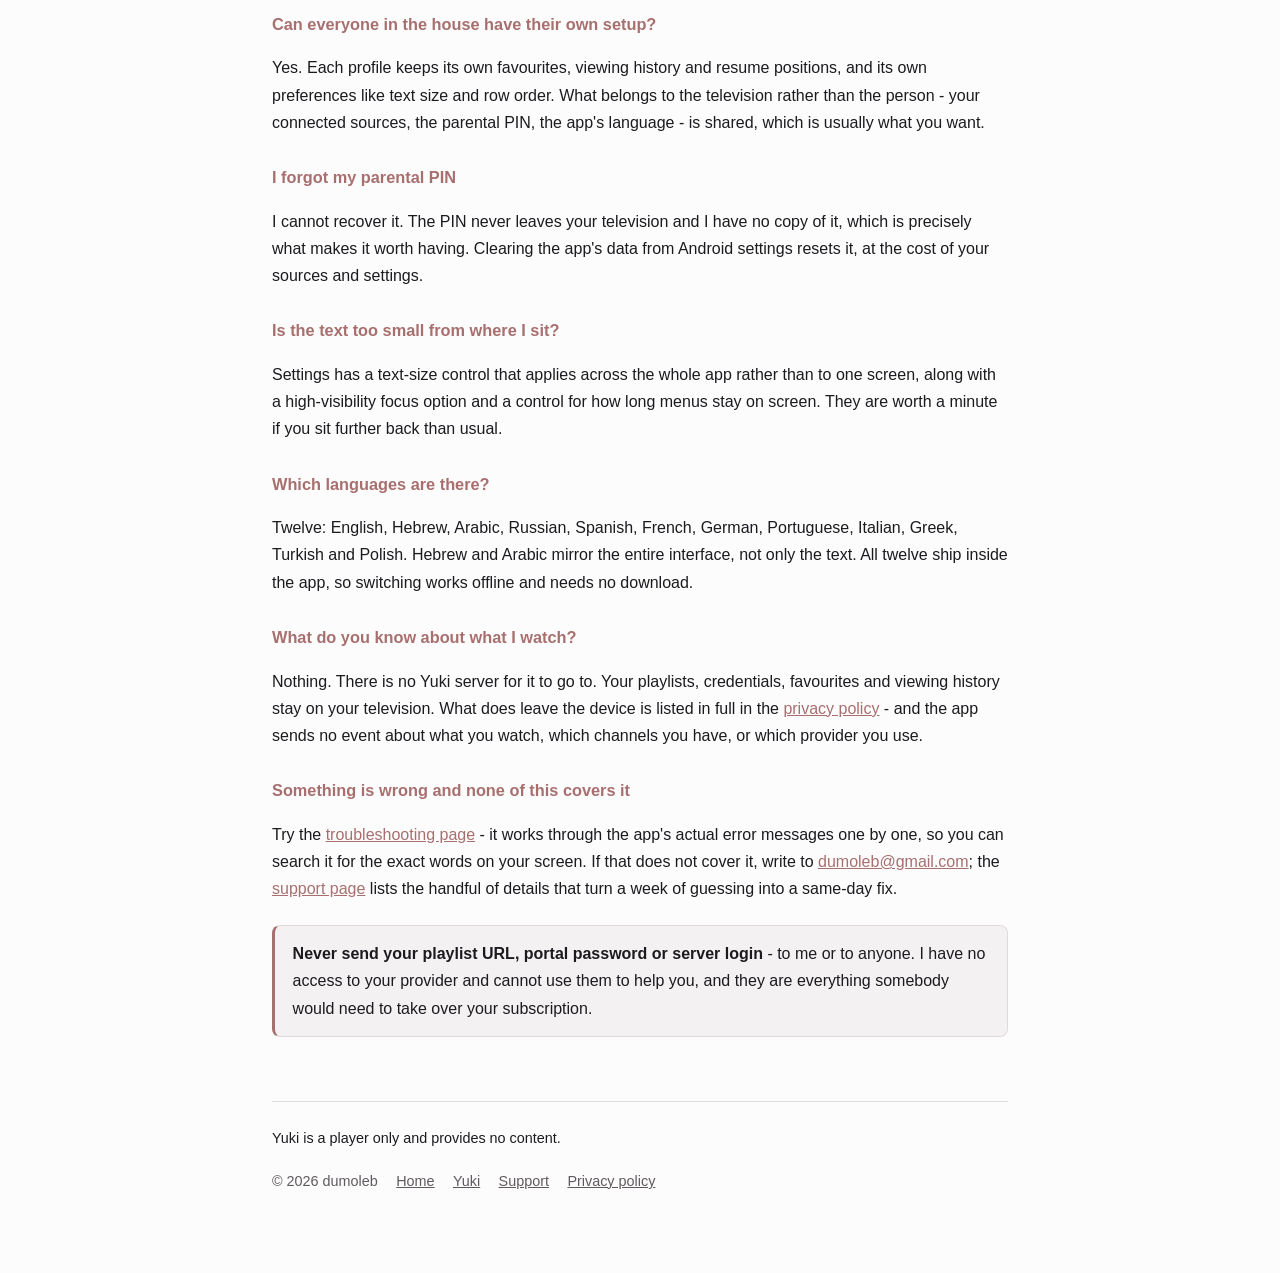
<file: yuki/faq/index.html>
<!doctype html>
<html lang="en">
<head>
<meta charset="utf-8">
<meta name="viewport" content="width=device-width, initial-scale=1">
<title>Yuki - frequently asked questions</title>
<meta name="description" content="Answers about Yuki for Android TV: why it ships with no channels, what Free and Premium include, which devices it runs on, privacy, parental controls and profiles.">
<meta name="google-adsense-account" content="ca-pub-2909392249955267">
<link rel="icon" href="/assets/yuki-icon.png">
<link rel="stylesheet" href="/assets/site.css">
</head>
<body>

<header class="site">
  <a class="brand" href="/">dumoleb</a>
  <nav>
    <a href="/yuki/">Yuki</a>
    <a href="/yuki/setup/">Setup</a>
    <a href="/yuki/faq/">FAQ</a>
    <a href="/support/">Support</a>
    <a href="/yuki/privacy/">Privacy</a>
  </nav>
</header>

<main class="wrap">

<h1>Questions people actually ask</h1>
<p class="lede">
  Grouped roughly by when they come up - before installing, while setting up, and
  once you are using it.
</p>

<h2>Before you install</h2>

<h3>Does Yuki come with channels or films?</h3>
<p>
  <strong>No, and it never will.</strong> Yuki hosts, sells and resells nothing. It is
  a player: you supply an IPTV playlist you already subscribe to, an Xtream Codes
  portal, or your own Jellyfin server, and Yuki gives it an interface built for a
  remote control. A music player ships with no music; this is the same arrangement.
</p>

<h3>Then what am I paying for, if I buy Premium?</h3>
<p>
  The player, not the content. Your provider charges you for channels; I charge for
  the software that makes them pleasant to watch on a television. If you have no
  provider, Premium will not give you one.
</p>

<h3>Which devices does it run on?</h3>
<p>
  Android TV and Google TV - televisions and streaming boxes. It is deliberately
  <strong>not</strong> offered to phones and tablets: every screen is laid out for a
  D-pad, there is no touch handling anywhere in it, and the type is sized to be read
  from three metres. It would be a poor phone app, so it is not published as one.
</p>

<h3>Do I need an account?</h3>
<p>
  No. There is no Yuki account, no email, no password, nothing to create. If you buy
  Premium it is tied to the Google account already signed in to your television.
</p>

<h2>Free and Premium</h2>

<h3>What do I get without paying?</h3>
<ul>
  <li>Live TV with dual-engine playback</li>
  <li>Up to two sources (M3U playlist or Xtream portal)</li>
  <li>Today's programme guide, plus catch-up and replay where your provider offers it</li>
  <li>Films and series, including resuming something you did not finish</li>
  <li>Favourites</li>
  <li>PIN lock and per-channel locks</li>
  <li>The full interface in twelve languages</li>
</ul>
<p>
  That is a usable television app, not a demo. Most people never need more.
</p>

<h3>What does Premium add?</h3>
<ul>
  <li>Unlimited sources instead of two</li>
  <li>The full multi-day programme guide, rather than today's</li>
  <li>Organising, renaming and grouping your channels</li>
  <li>Tailoring how the Guide looks</li>
  <li>Saving films and shows to My List</li>
  <li>Jellyfin media server support</li>
  <li>Scheduled locks and screen-time limits</li>
</ul>

<h3>Annual or lifetime?</h3>
<p>
  Both exist. The annual renews each year; the lifetime is one payment that never
  renews and includes every Premium feature added later. Prices are shown inside the
  app in your own currency - I do not set them per country by hand, Google converts
  them.
</p>

<h3>How do I cancel?</h3>
<p>
  Subscriptions are managed by Google, not by me, and - awkwardly - the Play Store on
  a television has no subscription screen at all. Cancel from a phone or a computer at
  <code>play.google.com/store/account/subscriptions</code>, signed in with the same
  Google account. Cancelling keeps Premium running until the period you have already
  paid for ends.
</p>

<h3>I paid, and Premium is not on</h3>
<p>
  Yuki re-checks with Google Play periodically rather than continuously, so a purchase
  made moments ago can take a little while to appear - and the same is true in reverse
  after a refund. Force-stopping and reopening the app usually will <em>not</em> speed
  this up, because it is a timed re-check rather than one that happens on launch.
</p>
<p>
  If it still has not appeared after a few hours, write to me with the Google account
  you bought it on and I will look.
</p>

<h3>Will Premium work on my second television?</h3>
<p>
  Yes, with nothing to do. Sign the other television in to the same Google account and
  Premium is already on the first time you open Yuki. There is no restore button
  because there is nothing to restore - it is resolved from your Google account
  automatically.
</p>

<h2>Setting up</h2>

<h3>My provider gave me a link and a username - which do I choose?</h3>
<p>
  Choose <strong>Xtream Codes</strong>. It gives Yuki a proper programme guide, films
  and series as separate libraries, and catch-up where offered. A plain playlist link
  can only describe a list of channels. The <a href="/yuki/setup/">setup guide</a>
  walks through both.
</p>

<h3>It says it cannot connect, and I am sure the details are right</h3>
<p>
  Retype the server address by hand before anything else. A trailing slash, a copied
  space, or a missing port number account for most of these, and none of them are
  visible when you look at the field.
</p>

<h3>Why is the first load so slow?</h3>
<p>
  Because it is downloading your entire channel list and, where your provider supplies
  it, several days of programme listings for potentially thousands of channels. It
  happens once; afterwards Yuki refreshes quietly in the background.
</p>

<h3>Some channels do not play, but others do</h3>
<p>
  That is almost always the stream itself rather than the app. Yuki already tries a
  second, more tolerant playback engine automatically when the first one fails, which
  rescues many awkward streams - but a stream that is offline, geo-blocked or simply
  broken at the provider cannot be fixed from here. If the <em>same</em> channels fail
  for you in another player, it is the provider.
</p>

<h3>Where is catch-up? I cannot find it in the menu</h3>
<p>
  It lives in the <strong>Guide</strong>, not in a menu of its own: move back through
  the programme grid to something that has already aired and open it. A dedicated
  catch-up screen is not part of this release.
</p>

<h2>Living with it</h2>

<h3>Can everyone in the house have their own setup?</h3>
<p>
  Yes. Each profile keeps its own favourites, viewing history and resume positions,
  and its own preferences like text size and row order. What belongs to the television
  rather than the person - your connected sources, the parental PIN, the app's
  language - is shared, which is usually what you want.
</p>

<h3>I forgot my parental PIN</h3>
<p>
  I cannot recover it. The PIN never leaves your television and I have no copy of it,
  which is precisely what makes it worth having. Clearing the app's data from Android
  settings resets it, at the cost of your sources and settings.
</p>

<h3>Is the text too small from where I sit?</h3>
<p>
  Settings has a text-size control that applies across the whole app rather than to
  one screen, along with a high-visibility focus option and a control for how long
  menus stay on screen. They are worth a minute if you sit further back than usual.
</p>

<h3>Which languages are there?</h3>
<p>
  Twelve: English, Hebrew, Arabic, Russian, Spanish, French, German, Portuguese,
  Italian, Greek, Turkish and Polish. Hebrew and Arabic mirror the entire interface,
  not only the text. All twelve ship inside the app, so switching works offline and
  needs no download.
</p>

<h3>What do you know about what I watch?</h3>
<p>
  Nothing. There is no Yuki server for it to go to. Your playlists, credentials,
  favourites and viewing history stay on your television. What does leave the device
  is listed in full in the <a href="/yuki/privacy/">privacy policy</a> - and the app
  sends no event about what you watch, which channels you have, or which provider you
  use.
</p>

<h3>Something is wrong and none of this covers it</h3>
<p>
  Try the <a href="/yuki/troubleshooting/">troubleshooting page</a> - it works through
  the app's actual error messages one by one, so you can search it for the exact
  words on your screen. If that does not cover it, write to
  <a href="mailto:dumoleb@gmail.com">dumoleb@gmail.com</a>; the
  <a href="/support/">support page</a> lists the handful of details that turn a week
  of guessing into a same-day fix.
</p>

<div class="note">
  <strong>Never send your playlist URL, portal password or server login</strong> - to me
  or to anyone. I have no access to your provider and cannot use them to help you, and
  they are everything somebody would need to take over your subscription.
</div>

</main>

<footer class="site">
  <p class="no-content">Yuki is a player only and provides no content.</p>
  <span>&copy; 2026 dumoleb</span>
  <a href="/">Home</a>
  <a href="/yuki/">Yuki</a>
  <a href="/support/">Support</a>
  <a href="/yuki/privacy/">Privacy policy</a>
</footer>

</body>
</html>
</file>
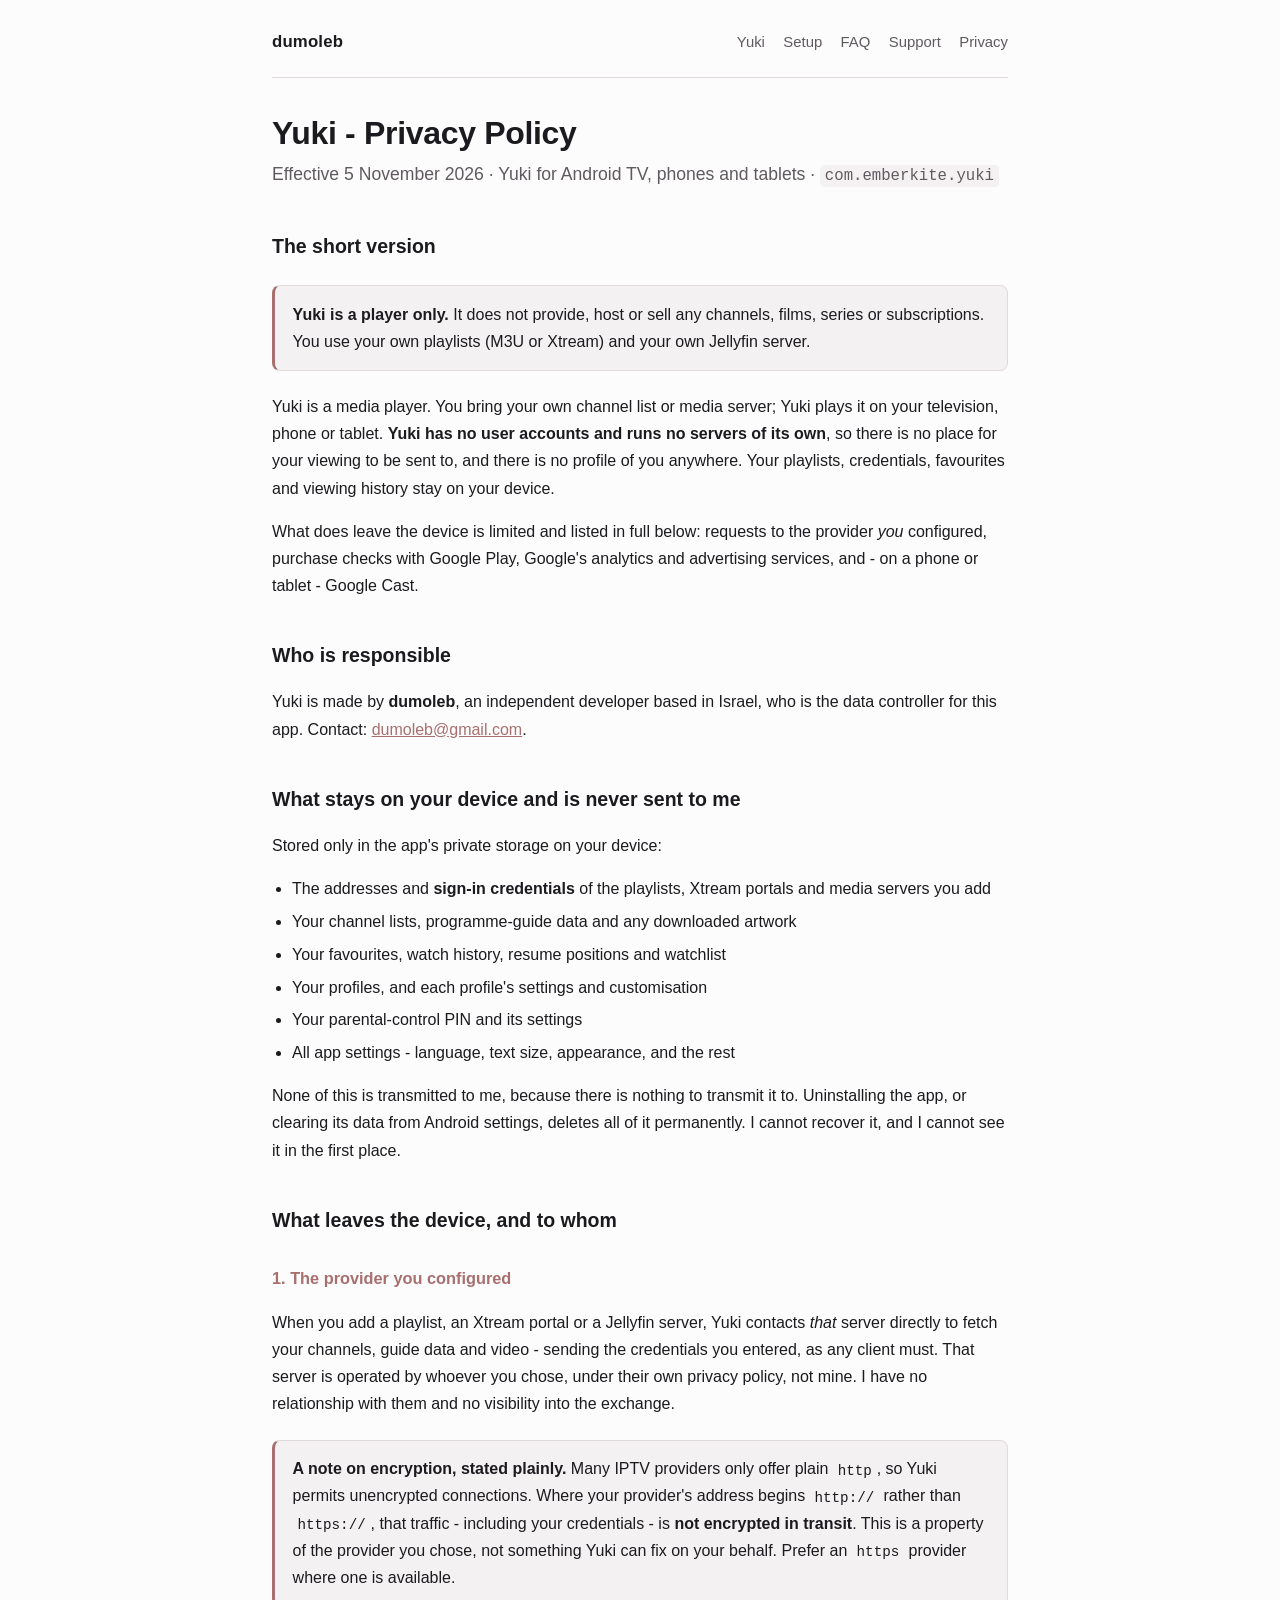
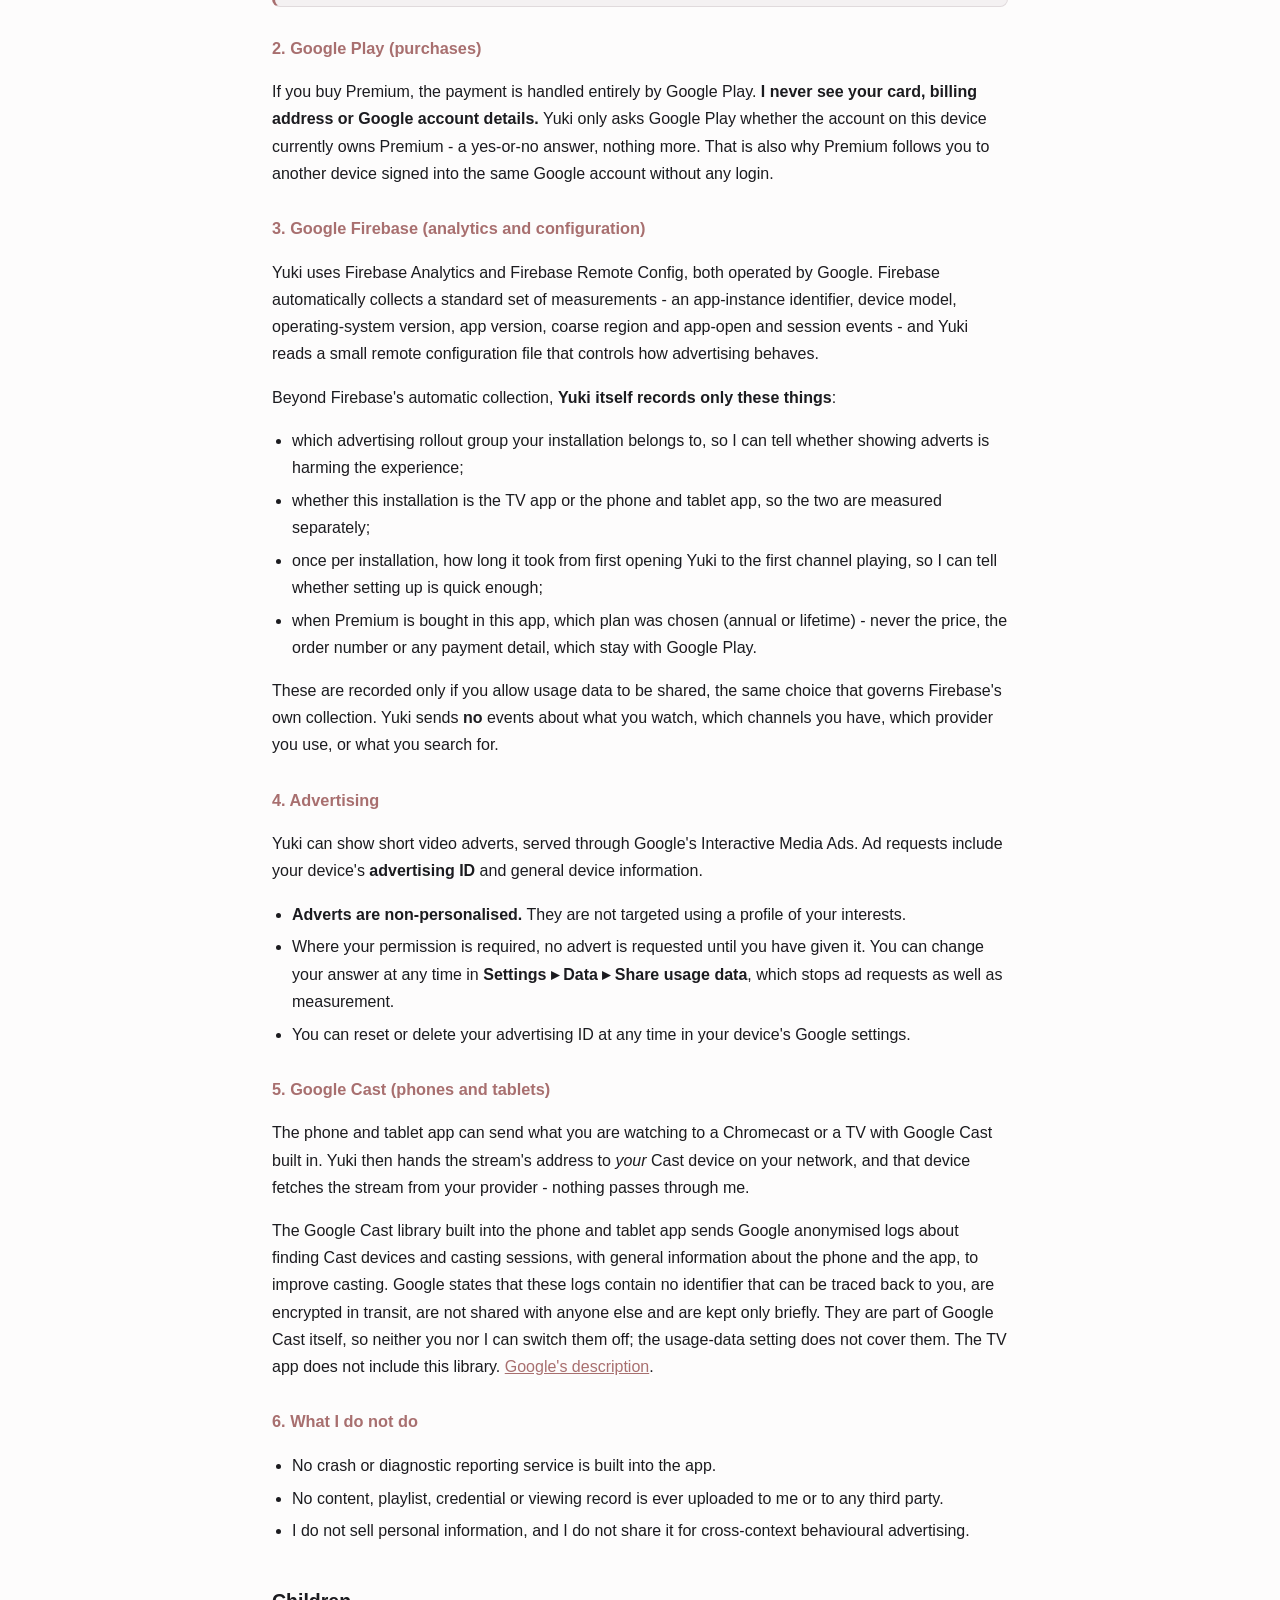
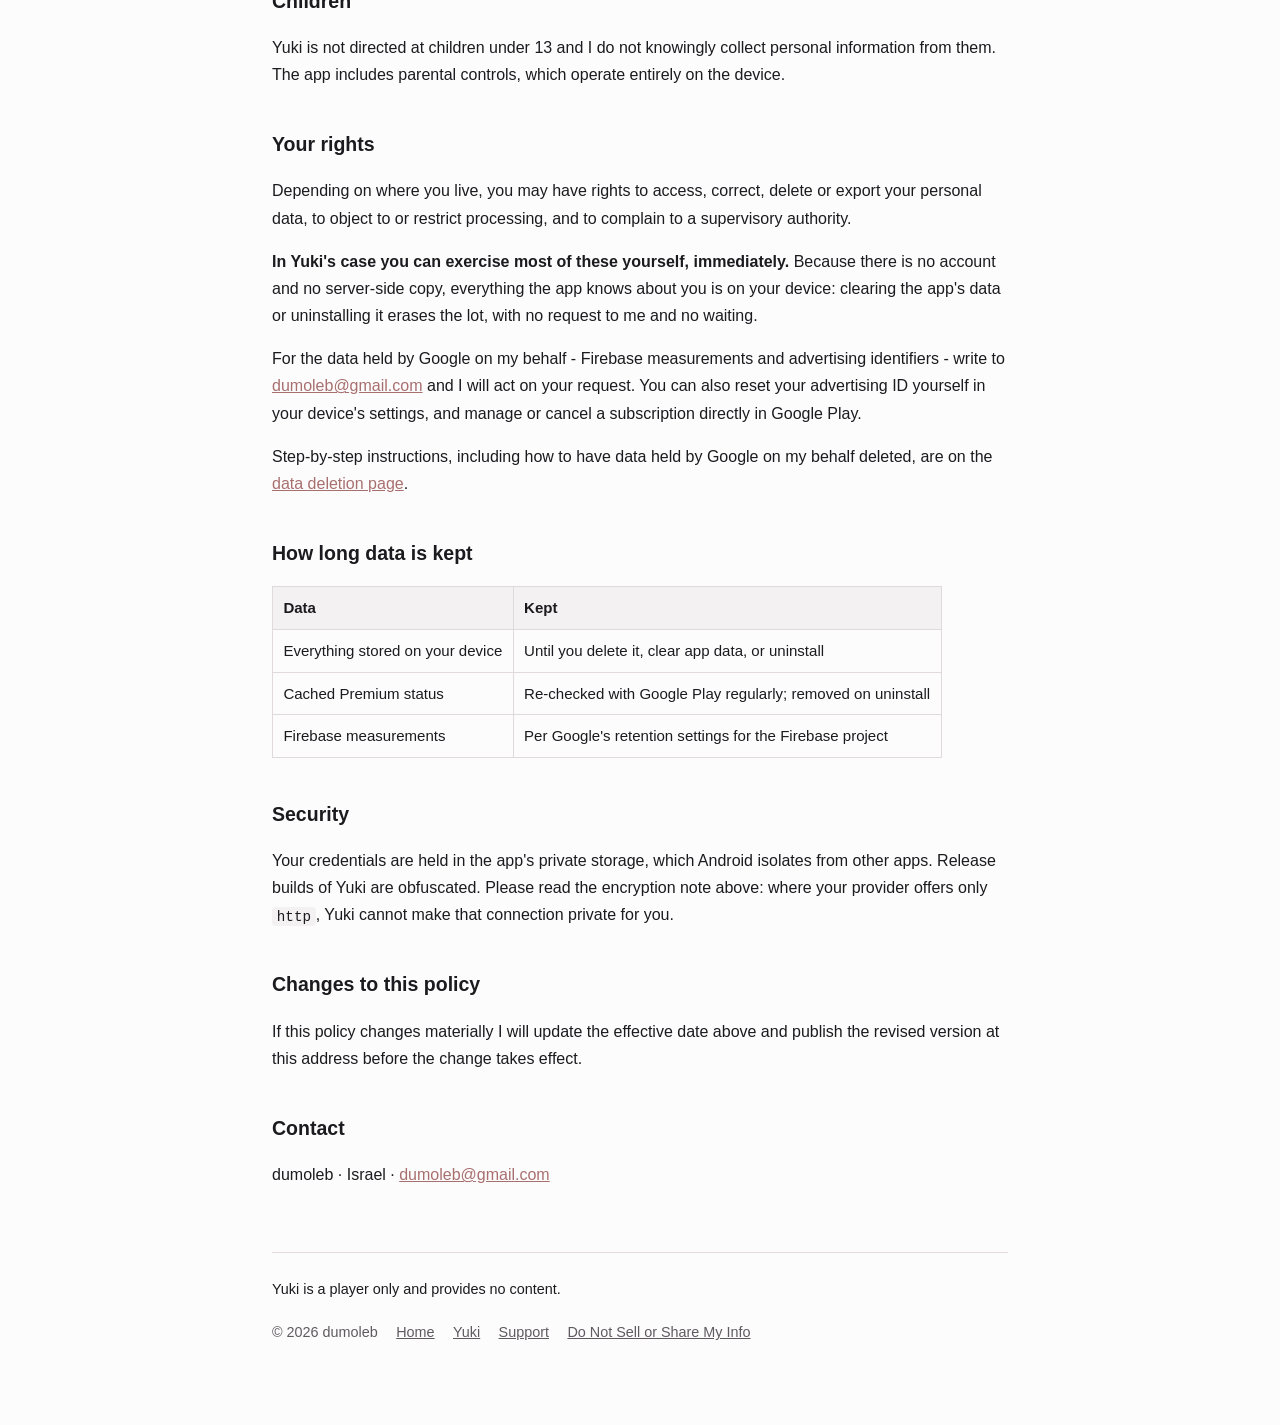
<file: yuki/privacy/index.html>
<!doctype html>
<html lang="en">
<head>
<meta charset="utf-8">
<meta name="viewport" content="width=device-width, initial-scale=1">
<title>Yuki - Privacy Policy</title>
<meta name="description" content="Privacy policy for Yuki, a player for Android TV, phones and tablets. Yuki has no accounts and no servers; your playlists, credentials and viewing history stay on your device.">
<meta name="google-adsense-account" content="ca-pub-2909392249955267">
<link rel="icon" href="/assets/yuki-icon.png">
<link rel="stylesheet" href="/assets/site.css">
</head>
<body>

<header class="site">
  <a class="brand" href="/">dumoleb</a>
  <nav>
    <a href="/yuki/">Yuki</a>
    <a href="/yuki/setup/">Setup</a>
    <a href="/yuki/faq/">FAQ</a>
    <a href="/support/">Support</a>
    <a href="/yuki/privacy/">Privacy</a>
  </nav>
</header>

<main class="wrap">

<h1>Yuki - Privacy Policy</h1>
<p class="lede">
  Effective 5 November 2026 &middot; Yuki for Android TV, phones and tablets &middot; <code>com.emberkite.yuki</code>
</p>

<h2>The short version</h2>
<div class="note">
  <strong>Yuki is a player only.</strong> It does not provide, host or sell any channels,
  films, series or subscriptions. You use your own playlists (M3U or Xtream) and your own
  Jellyfin server.
</div>
<p>
  Yuki is a media player. You bring your own channel list or media server; Yuki plays it
  on your television, phone or tablet. <strong>Yuki has no user accounts and runs no servers of its
  own</strong>, so there is no place for your viewing to be sent to, and there is no
  profile of you anywhere. Your playlists, credentials, favourites and viewing history
  stay on your device.
</p>
<p>
  What does leave the device is limited and listed in full below: requests to the
  provider <em>you</em> configured, purchase checks with Google Play, Google's
  analytics and advertising services, and - on a phone or tablet - Google Cast.
</p>

<h2>Who is responsible</h2>
<p>
  Yuki is made by <strong>dumoleb</strong>, an independent developer based in Israel,
  who is the data controller for this app. Contact:
  <a href="mailto:dumoleb@gmail.com">dumoleb@gmail.com</a>.
</p>

<h2>What stays on your device and is never sent to me</h2>
<p>Stored only in the app's private storage on your device:</p>
<ul>
  <li>The addresses and <strong>sign-in credentials</strong> of the playlists, Xtream portals and media servers you add</li>
  <li>Your channel lists, programme-guide data and any downloaded artwork</li>
  <li>Your favourites, watch history, resume positions and watchlist</li>
  <li>Your profiles, and each profile's settings and customisation</li>
  <li>Your parental-control PIN and its settings</li>
  <li>All app settings - language, text size, appearance, and the rest</li>
</ul>
<p>
  None of this is transmitted to me, because there is nothing to transmit it to.
  Uninstalling the app, or clearing its data from Android settings, deletes all of it
  permanently. I cannot recover it, and I cannot see it in the first place.
</p>

<h2>What leaves the device, and to whom</h2>

<h3>1. The provider you configured</h3>
<p>
  When you add a playlist, an Xtream portal or a Jellyfin server, Yuki contacts
  <em>that</em> server directly to fetch your channels, guide data and video - sending
  the credentials you entered, as any client must. That server is operated by whoever
  you chose, under their own privacy policy, not mine. I have no relationship with them
  and no visibility into the exchange.
</p>
<div class="note">
  <strong>A note on encryption, stated plainly.</strong> Many IPTV providers only offer
  plain <code>http</code>, so Yuki permits unencrypted connections. Where your
  provider's address begins <code>http://</code> rather than <code>https://</code>, that
  traffic - including your credentials - is <strong>not encrypted in transit</strong>.
  This is a property of the provider you chose, not something Yuki can fix on your
  behalf. Prefer an <code>https</code> provider where one is available.
</div>

<h3>2. Google Play (purchases)</h3>
<p>
  If you buy Premium, the payment is handled entirely by Google Play. <strong>I never
  see your card, billing address or Google account details.</strong> Yuki only asks
  Google Play whether the account on this device currently owns Premium - a yes-or-no
  answer, nothing more. That is also why Premium follows you to another device
  signed into the same Google account without any login.
</p>

<h3>3. Google Firebase (analytics and configuration)</h3>
<p>
  Yuki uses Firebase Analytics and Firebase Remote Config, both operated by Google.
  Firebase automatically collects a standard set of measurements - an app-instance
  identifier, device model, operating-system version, app version, coarse region and
  app-open and session events - and Yuki reads a small remote configuration file that
  controls how advertising behaves.
</p>
<p>
  Beyond Firebase's automatic collection, <strong>Yuki itself records only these
  things</strong>:
</p>
<ul>
  <li>which advertising rollout group your installation belongs to, so I can tell whether
    showing adverts is harming the experience;</li>
  <li>whether this installation is the TV app or the phone and tablet app, so the two are
    measured separately;</li>
  <li>once per installation, how long it took from first opening Yuki to the first channel
    playing, so I can tell whether setting up is quick enough;</li>
  <li>when Premium is bought in this app, which plan was chosen (annual or lifetime) - never
    the price, the order number or any payment detail, which stay with Google Play.</li>
</ul>
<p>
  These are recorded only if you allow usage data to be shared, the same choice that
  governs Firebase's own collection. Yuki sends <strong>no</strong> events about what you
  watch, which channels you have, which provider you use, or what you search for.
</p>

<h3>4. Advertising</h3>
<p>
  Yuki can show short video adverts, served through Google's Interactive Media Ads. Ad
  requests include your device's <strong>advertising ID</strong> and general device
  information.
</p>
<ul>
  <li><strong>Adverts are non-personalised.</strong> They are not targeted using a profile of your interests.</li>
  <li>Where your permission is required, no advert is requested until you have given it. You can change your answer at any time in <strong>Settings &#9656; Data &#9656; Share usage data</strong>, which stops ad requests as well as measurement.</li>
  <li>You can reset or delete your advertising ID at any time in your device's Google settings.</li>
</ul>

<h3>5. Google Cast (phones and tablets)</h3>
<p>
  The phone and tablet app can send what you are watching to a Chromecast or a TV with
  Google Cast built in. Yuki then hands the stream's address to <em>your</em> Cast device on
  your network, and that device fetches the stream from your provider - nothing passes
  through me.
</p>
<p>
  The Google Cast library built into the phone and tablet app sends Google anonymised
  logs about finding Cast devices and casting sessions, with general information about
  the phone and the app, to improve casting. Google states that these logs contain no
  identifier that can be traced back to you, are encrypted in transit, are not shared
  with anyone else and are kept only briefly. They are part of Google Cast itself, so
  neither you nor I can switch them off; the usage-data setting does not cover them.
  The TV app does not include this library.
  <a href="https://developers.google.com/cast/docs/android_sender/data_disclosure">Google's description</a>.
</p>

<h3>6. What I do not do</h3>
<ul>
  <li>No crash or diagnostic reporting service is built into the app.</li>
  <li>No content, playlist, credential or viewing record is ever uploaded to me or to any third party.</li>
  <li>I do not sell personal information, and I do not share it for cross-context behavioural advertising.</li>
</ul>

<h2>Children</h2>
<p>
  Yuki is not directed at children under 13 and I do not knowingly collect personal
  information from them. The app includes parental controls, which operate entirely on
  the device.
</p>

<h2>Your rights</h2>
<p>
  Depending on where you live, you may have rights to access, correct, delete or export
  your personal data, to object to or restrict processing, and to complain to a
  supervisory authority.
</p>
<p>
  <strong>In Yuki's case you can exercise most of these yourself, immediately.</strong>
  Because there is no account and no server-side copy, everything the app knows about you
  is on your device: clearing the app's data or uninstalling it erases the lot, with
  no request to me and no waiting.
</p>
<p>
  For the data held by Google on my behalf - Firebase measurements and advertising
  identifiers - write to <a href="mailto:dumoleb@gmail.com">dumoleb@gmail.com</a> and I
  will act on your request. You can also reset your advertising ID yourself in your
  device's settings, and manage or cancel a subscription directly in Google Play.
</p>

<p>
  Step-by-step instructions, including how to have data held by Google on my behalf
  deleted, are on the <a href="/yuki/delete-data/">data deletion page</a>.
</p>

<h2>How long data is kept</h2>
<table>
  <tr><th>Data</th><th>Kept</th></tr>
  <tr><td>Everything stored on your device</td><td>Until you delete it, clear app data, or uninstall</td></tr>
  <tr><td>Cached Premium status</td><td>Re-checked with Google Play regularly; removed on uninstall</td></tr>
  <tr><td>Firebase measurements</td><td>Per Google's retention settings for the Firebase project</td></tr>
</table>

<h2>Security</h2>
<p>
  Your credentials are held in the app's private storage, which Android isolates from
  other apps. Release builds of Yuki are obfuscated. Please read the encryption note
  above: where your provider offers only <code>http</code>, Yuki cannot make that
  connection private for you.
</p>

<h2>Changes to this policy</h2>
<p>
  If this policy changes materially I will update the effective date above and publish
  the revised version at this address before the change takes effect.
</p>

<h2>Contact</h2>
<p>
  dumoleb &middot; Israel &middot;
  <a href="mailto:dumoleb@gmail.com">dumoleb@gmail.com</a>
</p>

</main>

<footer class="site">
  <p class="no-content">Yuki is a player only and provides no content.</p>
  <span>&copy; 2026 dumoleb</span>
  <a href="/">Home</a>
  <a href="/yuki/">Yuki</a>
  <a href="/support/">Support</a>
  <a href="/privacy/do-not-sell/">Do Not Sell or Share My Info</a>
</footer>

</body>
</html>
</file>
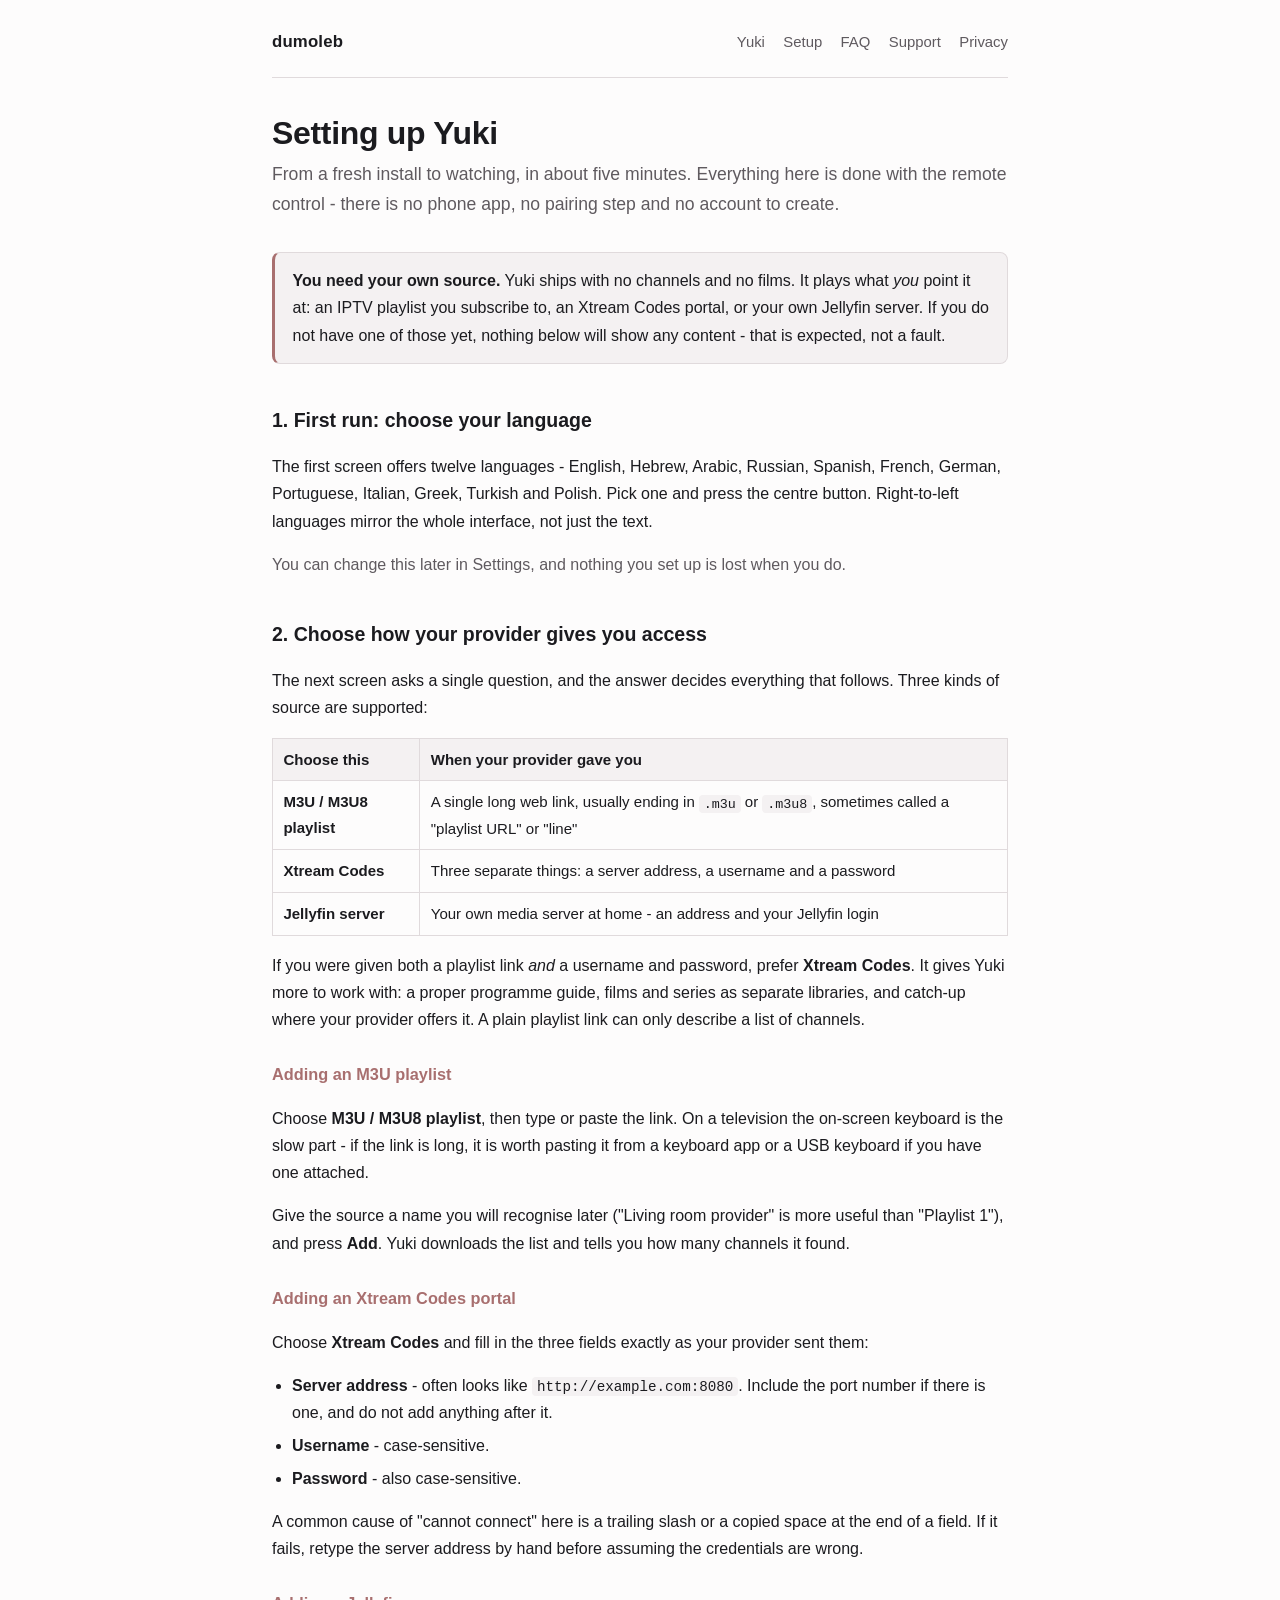
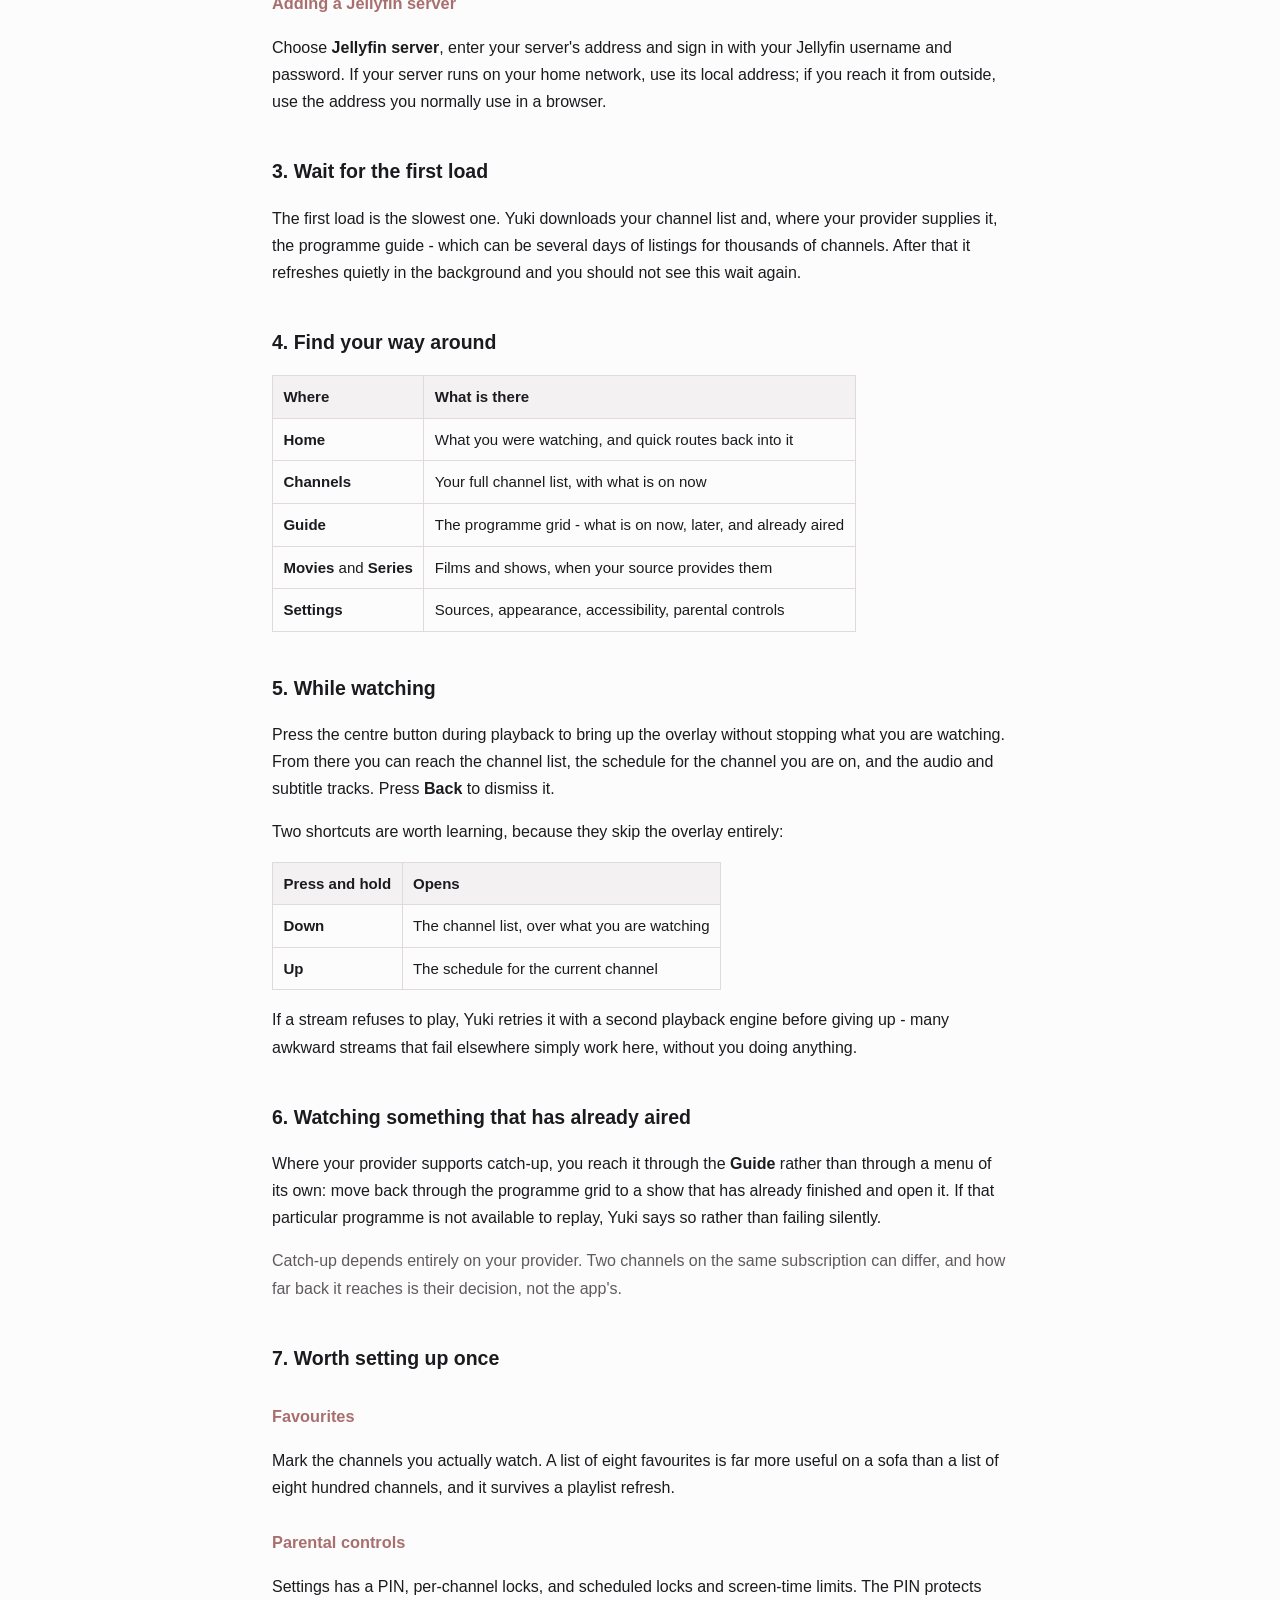
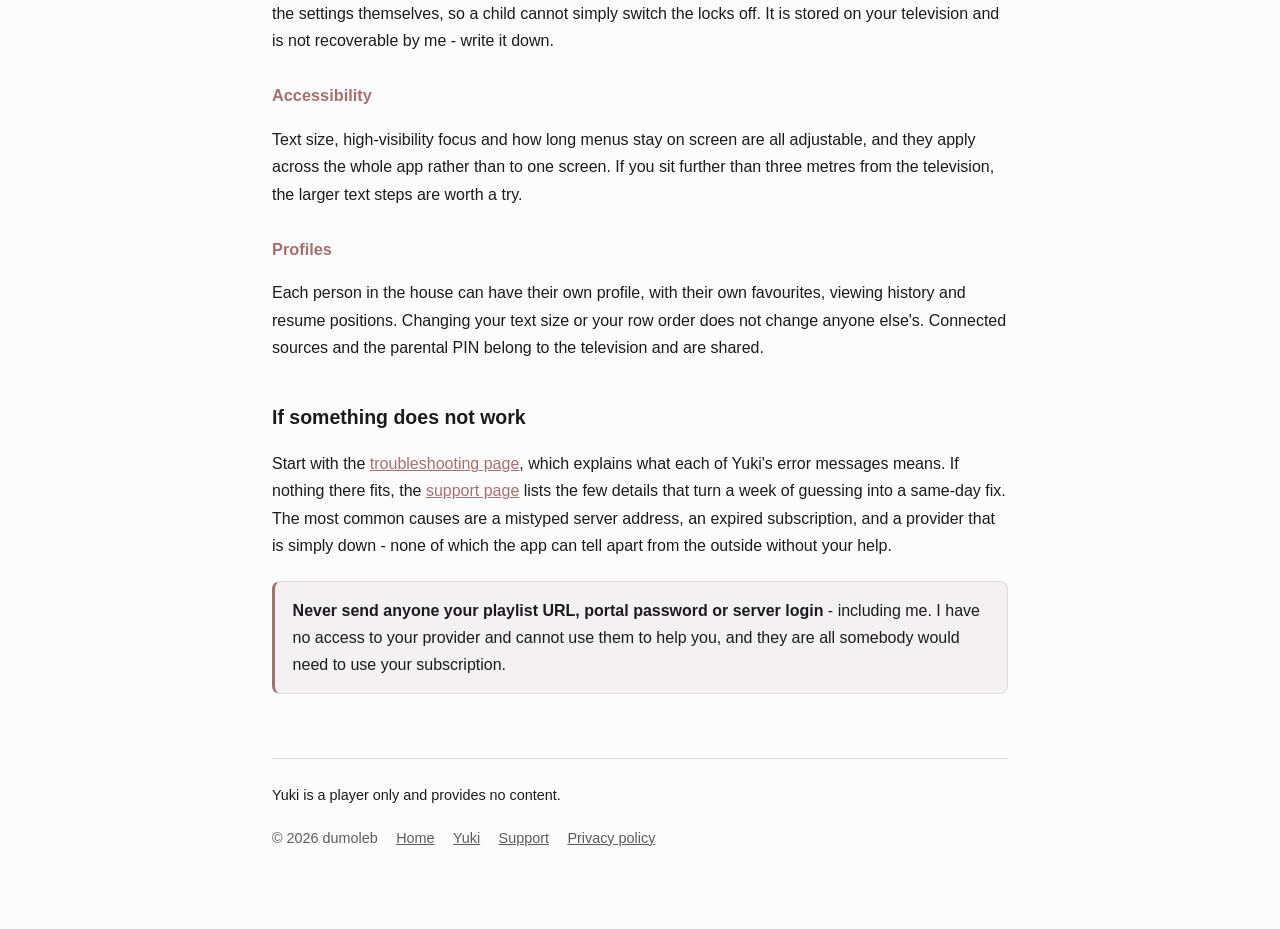
<file: yuki/setup/index.html>
<!doctype html>
<html lang="en">
<head>
<meta charset="utf-8">
<meta name="viewport" content="width=device-width, initial-scale=1">
<title>Yuki - setup guide</title>
<meta name="description" content="How to set up Yuki on Android TV: adding an M3U playlist, an Xtream Codes portal or a Jellyfin server, plus the programme guide, favourites and parental controls.">
<meta name="google-adsense-account" content="ca-pub-2909392249955267">
<link rel="icon" href="/assets/yuki-icon.png">
<link rel="stylesheet" href="/assets/site.css">
</head>
<body>

<header class="site">
  <a class="brand" href="/">dumoleb</a>
  <nav>
    <a href="/yuki/">Yuki</a>
    <a href="/yuki/setup/">Setup</a>
    <a href="/yuki/faq/">FAQ</a>
    <a href="/support/">Support</a>
    <a href="/yuki/privacy/">Privacy</a>
  </nav>
</header>

<main class="wrap">

<h1>Setting up Yuki</h1>
<p class="lede">
  From a fresh install to watching, in about five minutes. Everything here is done
  with the remote control - there is no phone app, no pairing step and no account
  to create.
</p>

<div class="note">
  <strong>You need your own source.</strong> Yuki ships with no channels and no
  films. It plays what <em>you</em> point it at: an IPTV playlist you subscribe to,
  an Xtream Codes portal, or your own Jellyfin server. If you do not have one of
  those yet, nothing below will show any content - that is expected, not a fault.
</div>

<h2>1. First run: choose your language</h2>
<p>
  The first screen offers twelve languages - English, Hebrew, Arabic, Russian,
  Spanish, French, German, Portuguese, Italian, Greek, Turkish and Polish. Pick one
  and press the centre button. Right-to-left languages mirror the whole interface,
  not just the text.
</p>
<p class="muted">
  You can change this later in Settings, and nothing you set up is lost when you do.
</p>

<h2>2. Choose how your provider gives you access</h2>
<p>
  The next screen asks a single question, and the answer decides everything that
  follows. Three kinds of source are supported:
</p>

<table>
  <tr><th>Choose this</th><th>When your provider gave you</th></tr>
  <tr>
    <td><strong>M3U / M3U8 playlist</strong></td>
    <td>A single long web link, usually ending in <code>.m3u</code> or
        <code>.m3u8</code>, sometimes called a "playlist URL" or "line"</td>
  </tr>
  <tr>
    <td><strong>Xtream Codes</strong></td>
    <td>Three separate things: a server address, a username and a password</td>
  </tr>
  <tr>
    <td><strong>Jellyfin server</strong></td>
    <td>Your own media server at home - an address and your Jellyfin login</td>
  </tr>
</table>

<p>
  If you were given both a playlist link <em>and</em> a username and password, prefer
  <strong>Xtream Codes</strong>. It gives Yuki more to work with: a proper programme
  guide, films and series as separate libraries, and catch-up where your provider
  offers it. A plain playlist link can only describe a list of channels.
</p>

<h3>Adding an M3U playlist</h3>
<p>
  Choose <strong>M3U / M3U8 playlist</strong>, then type or paste the link. On a
  television the on-screen keyboard is the slow part - if the link is long, it is
  worth pasting it from a keyboard app or a USB keyboard if you have one attached.
</p>
<p>
  Give the source a name you will recognise later ("Living room provider" is more
  useful than "Playlist 1"), and press <strong>Add</strong>. Yuki downloads the list
  and tells you how many channels it found.
</p>

<h3>Adding an Xtream Codes portal</h3>
<p>
  Choose <strong>Xtream Codes</strong> and fill in the three fields exactly as your
  provider sent them:
</p>
<ul>
  <li><strong>Server address</strong> - often looks like <code>http://example.com:8080</code>.
      Include the port number if there is one, and do not add anything after it.</li>
  <li><strong>Username</strong> - case-sensitive.</li>
  <li><strong>Password</strong> - also case-sensitive.</li>
</ul>
<p>
  A common cause of "cannot connect" here is a trailing slash or a copied space at
  the end of a field. If it fails, retype the server address by hand before assuming
  the credentials are wrong.
</p>

<h3>Adding a Jellyfin server</h3>
<p>
  Choose <strong>Jellyfin server</strong>, enter your server's address and sign in
  with your Jellyfin username and password. If your server runs on your home network,
  use its local address; if you reach it from outside, use the address you normally
  use in a browser.
</p>

<h2>3. Wait for the first load</h2>
<p>
  The first load is the slowest one. Yuki downloads your channel list and, where your
  provider supplies it, the programme guide - which can be several days of listings
  for thousands of channels. After that it refreshes quietly in the background and
  you should not see this wait again.
</p>

<h2>4. Find your way around</h2>
<table>
  <tr><th>Where</th><th>What is there</th></tr>
  <tr><td><strong>Home</strong></td><td>What you were watching, and quick routes back into it</td></tr>
  <tr><td><strong>Channels</strong></td><td>Your full channel list, with what is on now</td></tr>
  <tr><td><strong>Guide</strong></td><td>The programme grid - what is on now, later, and already aired</td></tr>
  <tr><td><strong>Movies</strong> and <strong>Series</strong></td><td>Films and shows, when your source provides them</td></tr>
  <tr><td><strong>Settings</strong></td><td>Sources, appearance, accessibility, parental controls</td></tr>
</table>

<h2>5. While watching</h2>
<p>
  Press the centre button during playback to bring up the overlay without stopping
  what you are watching. From there you can reach the channel list, the schedule for
  the channel you are on, and the audio and subtitle tracks. Press
  <strong>Back</strong> to dismiss it.
</p>
<p>Two shortcuts are worth learning, because they skip the overlay entirely:</p>
<table>
  <tr><th>Press and hold</th><th>Opens</th></tr>
  <tr><td><strong>Down</strong></td><td>The channel list, over what you are watching</td></tr>
  <tr><td><strong>Up</strong></td><td>The schedule for the current channel</td></tr>
</table>
<p>
  If a stream refuses to play, Yuki retries it with a second playback engine before
  giving up - many awkward streams that fail elsewhere simply work here, without you
  doing anything.
</p>

<h2>6. Watching something that has already aired</h2>
<p>
  Where your provider supports catch-up, you reach it through the <strong>Guide</strong>
  rather than through a menu of its own: move back through the programme grid to a show
  that has already finished and open it. If that particular programme is not available
  to replay, Yuki says so rather than failing silently.
</p>
<p class="muted">
  Catch-up depends entirely on your provider. Two channels on the same subscription
  can differ, and how far back it reaches is their decision, not the app's.
</p>

<h2>7. Worth setting up once</h2>

<h3>Favourites</h3>
<p>
  Mark the channels you actually watch. A list of eight favourites is far more useful
  on a sofa than a list of eight hundred channels, and it survives a playlist refresh.
</p>

<h3>Parental controls</h3>
<p>
  Settings has a PIN, per-channel locks, and scheduled locks and screen-time limits.
  The PIN protects the settings themselves, so a child cannot simply switch the locks
  off. It is stored on your television and is not recoverable by me - write it down.
</p>

<h3>Accessibility</h3>
<p>
  Text size, high-visibility focus and how long menus stay on screen are all
  adjustable, and they apply across the whole app rather than to one screen. If you
  sit further than three metres from the television, the larger text steps are worth
  a try.
</p>

<h3>Profiles</h3>
<p>
  Each person in the house can have their own profile, with their own favourites,
  viewing history and resume positions. Changing your text size or your row order
  does not change anyone else's. Connected sources and the parental PIN belong to the
  television and are shared.
</p>

<h2>If something does not work</h2>
<p>
  Start with the <a href="/yuki/troubleshooting/">troubleshooting page</a>, which
  explains what each of Yuki's error messages means. If nothing there fits, the
  <a href="/support/">support page</a> lists the few details
  that turn a week of guessing into a same-day fix. The most common causes are a
  mistyped server address, an expired subscription, and a provider that is simply
  down - none of which the app can tell apart from the outside without your help.
</p>

<div class="note">
  <strong>Never send anyone your playlist URL, portal password or server login</strong> -
  including me. I have no access to your provider and cannot use them to help you, and
  they are all somebody would need to use your subscription.
</div>

</main>

<footer class="site">
  <p class="no-content">Yuki is a player only and provides no content.</p>
  <span>&copy; 2026 dumoleb</span>
  <a href="/">Home</a>
  <a href="/yuki/">Yuki</a>
  <a href="/support/">Support</a>
  <a href="/yuki/privacy/">Privacy policy</a>
</footer>

</body>
</html>
</file>
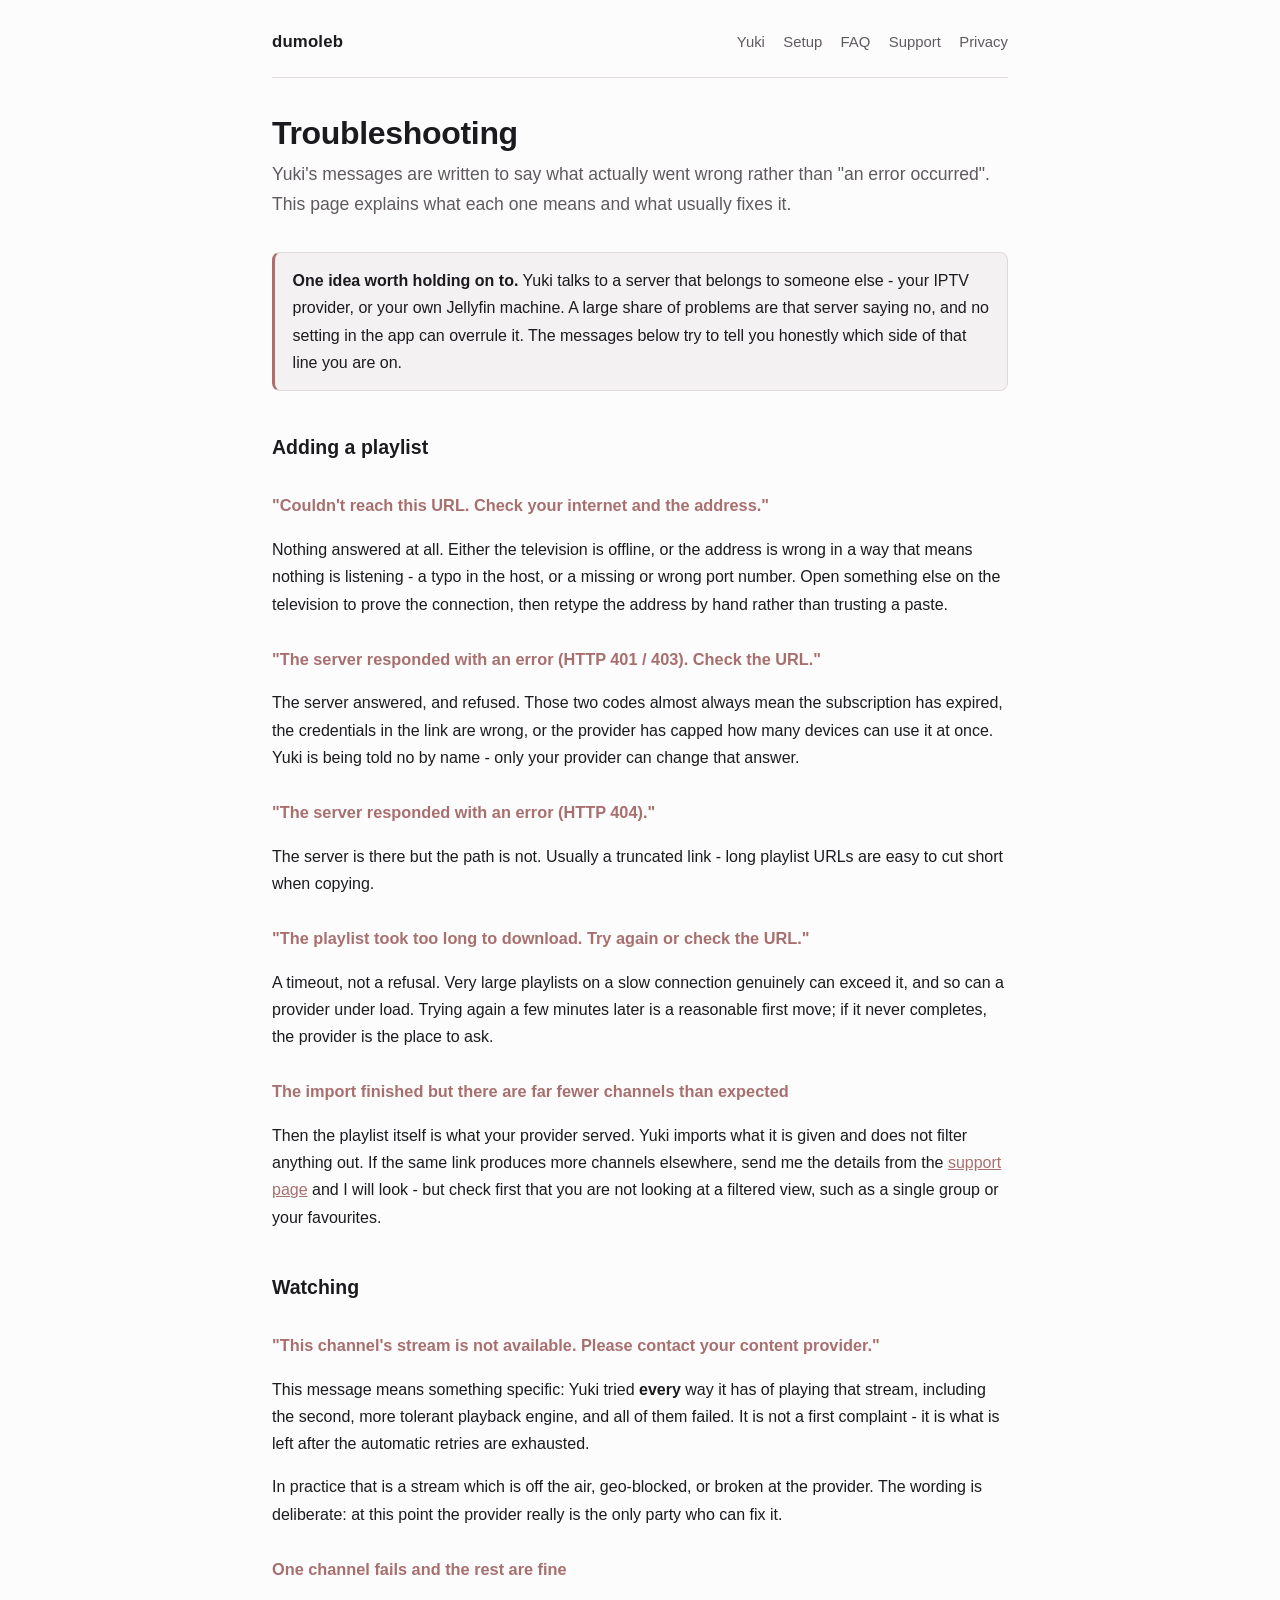
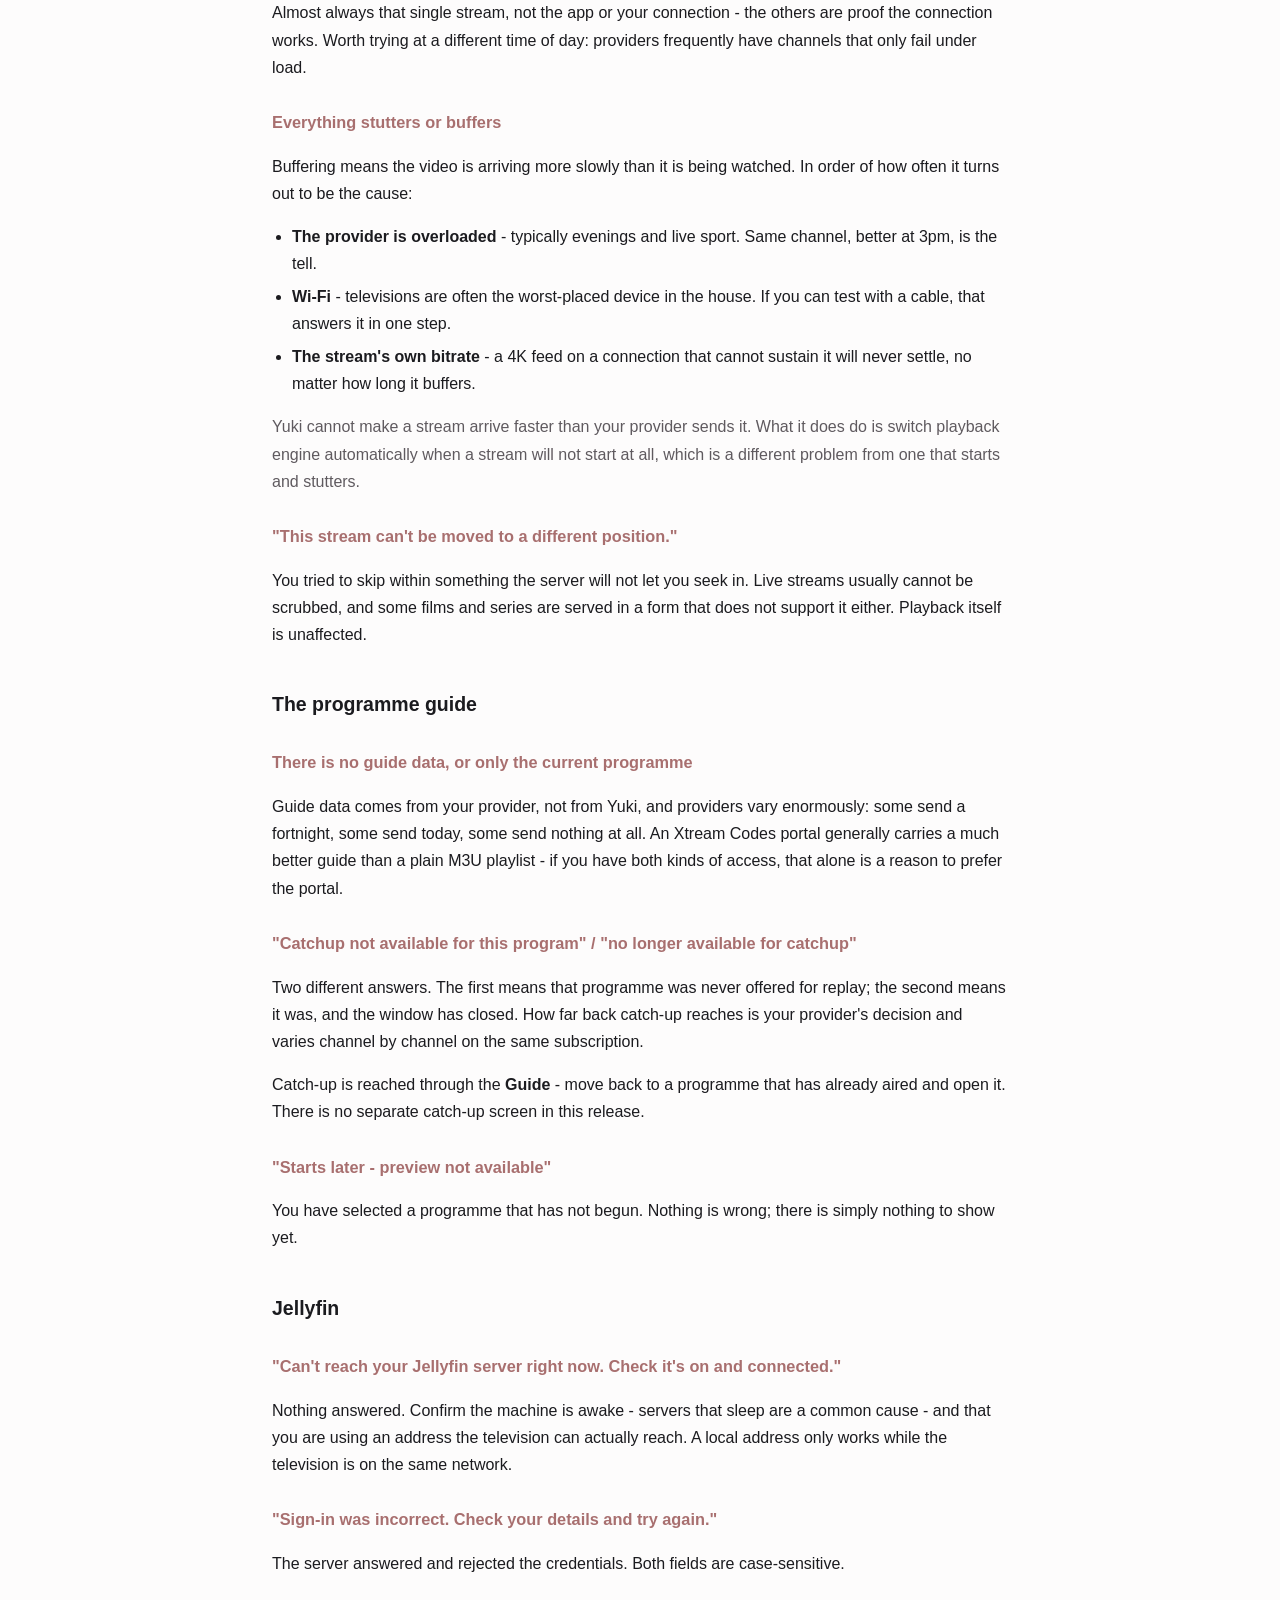
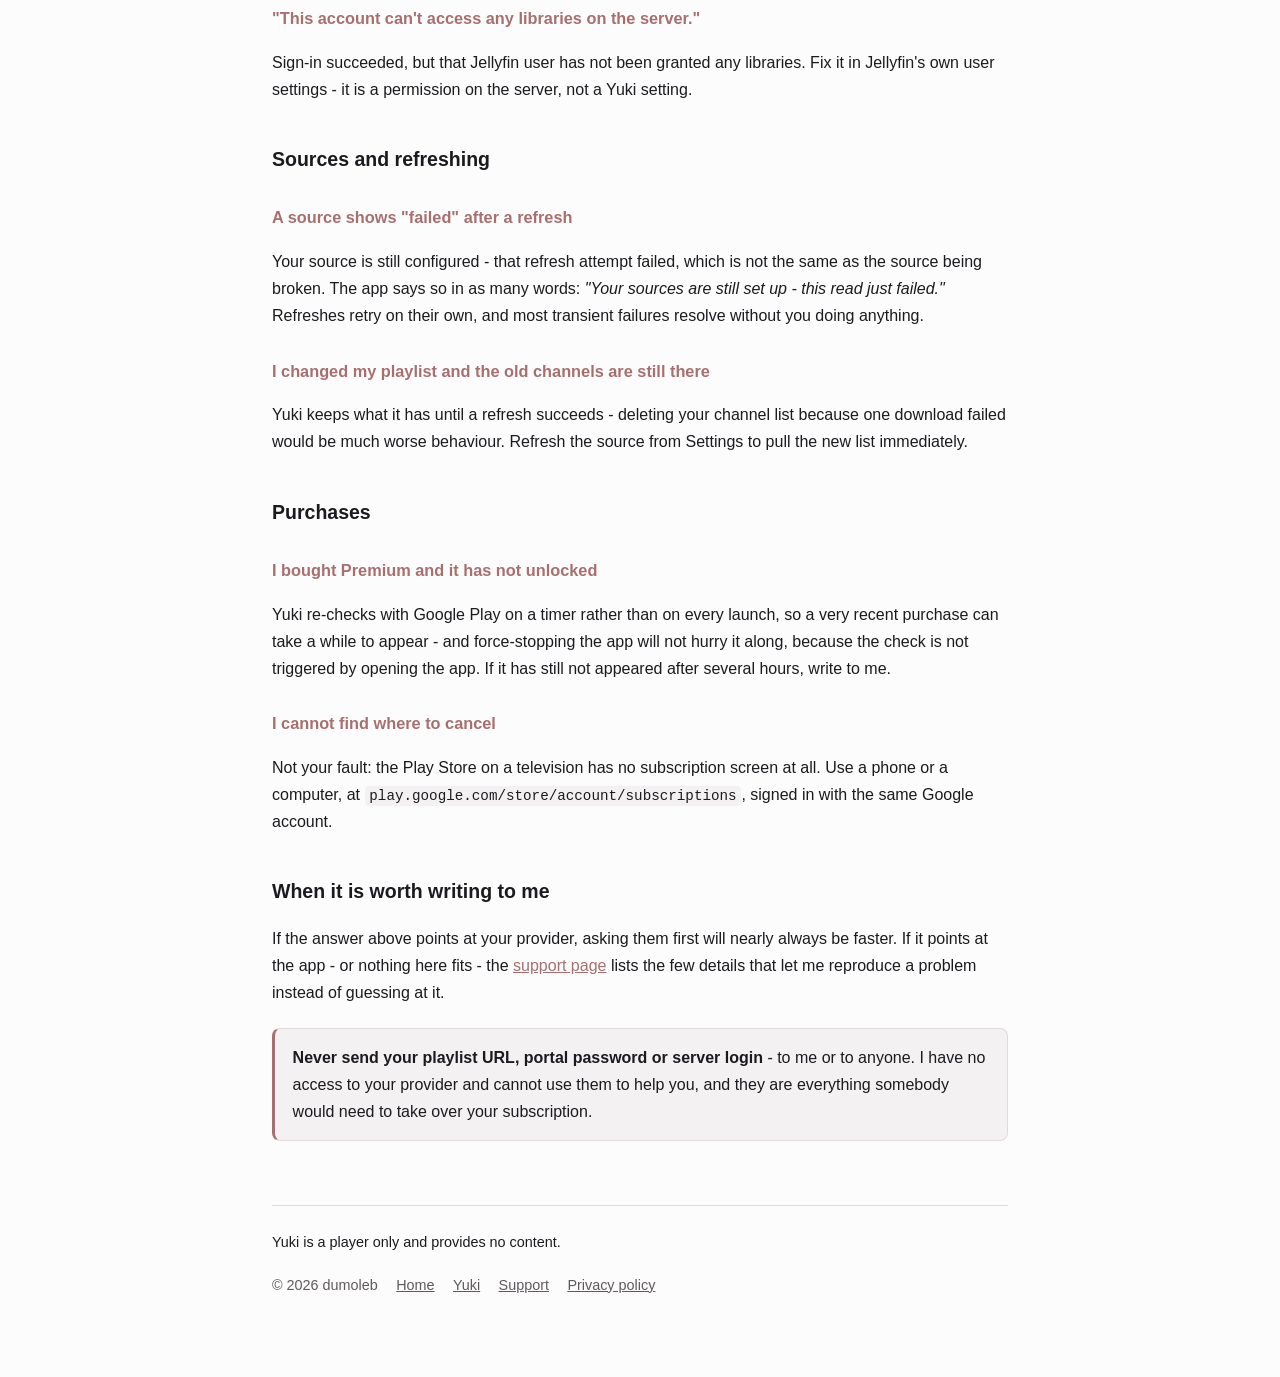
<file: yuki/troubleshooting/index.html>
<!doctype html>
<html lang="en">
<head>
<meta charset="utf-8">
<meta name="viewport" content="width=device-width, initial-scale=1">
<title>Yuki - troubleshooting</title>
<meta name="description" content="What Yuki's error messages mean and what to do about them: playlists that will not import, channels that will not play, a missing programme guide, buffering, and Jellyfin sign-in problems.">
<meta name="google-adsense-account" content="ca-pub-2909392249955267">
<link rel="icon" href="/assets/yuki-icon.png">
<link rel="stylesheet" href="/assets/site.css">
</head>
<body>

<header class="site">
  <a class="brand" href="/">dumoleb</a>
  <nav>
    <a href="/yuki/">Yuki</a>
    <a href="/yuki/setup/">Setup</a>
    <a href="/yuki/faq/">FAQ</a>
    <a href="/support/">Support</a>
    <a href="/yuki/privacy/">Privacy</a>
  </nav>
</header>

<main class="wrap">

<h1>Troubleshooting</h1>
<p class="lede">
  Yuki's messages are written to say what actually went wrong rather than "an error
  occurred". This page explains what each one means and what usually fixes it.
</p>

<div class="note">
  <strong>One idea worth holding on to.</strong> Yuki talks to a server that belongs to
  someone else - your IPTV provider, or your own Jellyfin machine. A large share of
  problems are that server saying no, and no setting in the app can overrule it. The
  messages below try to tell you honestly which side of that line you are on.
</div>

<h2>Adding a playlist</h2>

<h3>"Couldn't reach this URL. Check your internet and the address."</h3>
<p>
  Nothing answered at all. Either the television is offline, or the address is wrong in
  a way that means nothing is listening - a typo in the host, or a missing or wrong port
  number. Open something else on the television to prove the connection, then retype
  the address by hand rather than trusting a paste.
</p>

<h3>"The server responded with an error (HTTP 401 / 403). Check the URL."</h3>
<p>
  The server answered, and refused. Those two codes almost always mean the subscription
  has expired, the credentials in the link are wrong, or the provider has capped how
  many devices can use it at once. Yuki is being told no by name - only your provider
  can change that answer.
</p>

<h3>"The server responded with an error (HTTP 404)."</h3>
<p>
  The server is there but the path is not. Usually a truncated link - long playlist URLs
  are easy to cut short when copying.
</p>

<h3>"The playlist took too long to download. Try again or check the URL."</h3>
<p>
  A timeout, not a refusal. Very large playlists on a slow connection genuinely can
  exceed it, and so can a provider under load. Trying again a few minutes later is a
  reasonable first move; if it never completes, the provider is the place to ask.
</p>

<h3>The import finished but there are far fewer channels than expected</h3>
<p>
  Then the playlist itself is what your provider served. Yuki imports what it is given
  and does not filter anything out. If the same link produces more channels elsewhere,
  send me the details from the <a href="/support/">support page</a> and I will look -
  but check first that you are not looking at a filtered view, such as a single group or
  your favourites.
</p>

<h2>Watching</h2>

<h3>"This channel's stream is not available. Please contact your content provider."</h3>
<p>
  This message means something specific: Yuki tried <strong>every</strong> way it has of
  playing that stream, including the second, more tolerant playback engine, and all of
  them failed. It is not a first complaint - it is what is left after the automatic
  retries are exhausted.
</p>
<p>
  In practice that is a stream which is off the air, geo-blocked, or broken at the
  provider. The wording is deliberate: at this point the provider really is the only
  party who can fix it.
</p>

<h3>One channel fails and the rest are fine</h3>
<p>
  Almost always that single stream, not the app or your connection - the others are
  proof the connection works. Worth trying at a different time of day: providers
  frequently have channels that only fail under load.
</p>

<h3>Everything stutters or buffers</h3>
<p>
  Buffering means the video is arriving more slowly than it is being watched. In order
  of how often it turns out to be the cause:
</p>
<ul>
  <li><strong>The provider is overloaded</strong> - typically evenings and live sport.
      Same channel, better at 3pm, is the tell.</li>
  <li><strong>Wi-Fi</strong> - televisions are often the worst-placed device in the
      house. If you can test with a cable, that answers it in one step.</li>
  <li><strong>The stream's own bitrate</strong> - a 4K feed on a connection that cannot
      sustain it will never settle, no matter how long it buffers.</li>
</ul>
<p class="muted">
  Yuki cannot make a stream arrive faster than your provider sends it. What it does do
  is switch playback engine automatically when a stream will not start at all, which is
  a different problem from one that starts and stutters.
</p>

<h3>"This stream can't be moved to a different position."</h3>
<p>
  You tried to skip within something the server will not let you seek in. Live streams
  usually cannot be scrubbed, and some films and series are served in a form that does
  not support it either. Playback itself is unaffected.
</p>

<h2>The programme guide</h2>

<h3>There is no guide data, or only the current programme</h3>
<p>
  Guide data comes from your provider, not from Yuki, and providers vary enormously:
  some send a fortnight, some send today, some send nothing at all. An Xtream Codes
  portal generally carries a much better guide than a plain M3U playlist - if you have
  both kinds of access, that alone is a reason to prefer the portal.
</p>

<h3>"Catchup not available for this program" / "no longer available for catchup"</h3>
<p>
  Two different answers. The first means that programme was never offered for replay;
  the second means it was, and the window has closed. How far back catch-up reaches is
  your provider's decision and varies channel by channel on the same subscription.
</p>
<p>
  Catch-up is reached through the <strong>Guide</strong> - move back to a programme that
  has already aired and open it. There is no separate catch-up screen in this release.
</p>

<h3>"Starts later - preview not available"</h3>
<p>
  You have selected a programme that has not begun. Nothing is wrong; there is simply
  nothing to show yet.
</p>

<h2>Jellyfin</h2>

<h3>"Can't reach your Jellyfin server right now. Check it's on and connected."</h3>
<p>
  Nothing answered. Confirm the machine is awake - servers that sleep are a common
  cause - and that you are using an address the television can actually reach. A local
  address only works while the television is on the same network.
</p>

<h3>"Sign-in was incorrect. Check your details and try again."</h3>
<p>
  The server answered and rejected the credentials. Both fields are case-sensitive.
</p>

<h3>"This account can't access any libraries on the server."</h3>
<p>
  Sign-in succeeded, but that Jellyfin user has not been granted any libraries. Fix it
  in Jellyfin's own user settings - it is a permission on the server, not a Yuki setting.
</p>

<h2>Sources and refreshing</h2>

<h3>A source shows "failed" after a refresh</h3>
<p>
  Your source is still configured - that refresh attempt failed, which is not the same
  as the source being broken. The app says so in as many words: <em>"Your sources are
  still set up - this read just failed."</em> Refreshes retry on their own, and most
  transient failures resolve without you doing anything.
</p>

<h3>I changed my playlist and the old channels are still there</h3>
<p>
  Yuki keeps what it has until a refresh succeeds - deleting your channel list because
  one download failed would be much worse behaviour. Refresh the source from Settings to
  pull the new list immediately.
</p>

<h2>Purchases</h2>

<h3>I bought Premium and it has not unlocked</h3>
<p>
  Yuki re-checks with Google Play on a timer rather than on every launch, so a very
  recent purchase can take a while to appear - and force-stopping the app will not hurry
  it along, because the check is not triggered by opening the app. If it has still not
  appeared after several hours, write to me.
</p>

<h3>I cannot find where to cancel</h3>
<p>
  Not your fault: the Play Store on a television has no subscription screen at all. Use
  a phone or a computer, at <code>play.google.com/store/account/subscriptions</code>,
  signed in with the same Google account.
</p>

<h2>When it is worth writing to me</h2>
<p>
  If the answer above points at your provider, asking them first will nearly always be
  faster. If it points at the app - or nothing here fits - the
  <a href="/support/">support page</a> lists the few details that let me reproduce a
  problem instead of guessing at it.
</p>

<div class="note">
  <strong>Never send your playlist URL, portal password or server login</strong> - to me
  or to anyone. I have no access to your provider and cannot use them to help you, and
  they are everything somebody would need to take over your subscription.
</div>

</main>

<footer class="site">
  <p class="no-content">Yuki is a player only and provides no content.</p>
  <span>&copy; 2026 dumoleb</span>
  <a href="/">Home</a>
  <a href="/yuki/">Yuki</a>
  <a href="/support/">Support</a>
  <a href="/yuki/privacy/">Privacy policy</a>
</footer>

</body>
</html>
</file>
<file: assets/site.css>
/* dumoleb.github.io - shared styles.
   Palette mirrors the Yuki design system so the site and the app read as one
   thing: obsidian #0D0D0F (never pure black), sakura #D4A5A5 / #FADADD. */

:root {
  color-scheme: dark light;
  --bg: #0d0d0f;
  --surface: #16161a;
  --border: #2a2a31;
  --text: #e8e4e6;
  --muted: #a09aa0;
  --accent: #d4a5a5;
  --accent-bright: #fadadd;
  --max: 46rem;
}

@media (prefers-color-scheme: light) {
  :root {
    --bg: #fdfcfc;
    --surface: #f4f1f2;
    --border: #e0dadc;
    --text: #1b1b1f;
    --muted: #5f5a5f;
    --accent: #a86f6f;
    --accent-bright: #8d5555;
  }
}

* { box-sizing: border-box; }

body {
  margin: 0;
  padding: 0 1.25rem 5rem;
  background: var(--bg);
  color: var(--text);
  font: 16px/1.7 -apple-system, BlinkMacSystemFont, "Segoe UI", Roboto, Helvetica, Arial, sans-serif;
  -webkit-font-smoothing: antialiased;
}

.wrap { max-width: var(--max); margin: 0 auto; }

/* --- header / nav --- */
header.site {
  max-width: var(--max);
  margin: 0 auto;
  padding: 1.75rem 0 1.25rem;
  display: flex;
  align-items: center;
  gap: 1rem;
  flex-wrap: wrap;
  border-bottom: 1px solid var(--border);
}
header.site a.brand {
  font-weight: 700;
  letter-spacing: .01em;
  color: var(--text);
  text-decoration: none;
  font-size: 1.05rem;
}
header.site nav { margin-inline-start: auto; display: flex; gap: 1.15rem; flex-wrap: wrap; }
header.site nav a { color: var(--muted); text-decoration: none; font-size: .93rem; }
header.site nav a:hover, header.site nav a:focus { color: var(--accent-bright); }

/* --- type --- */
h1 { font-size: 2rem; line-height: 1.2; margin: 2.25rem 0 .5rem; letter-spacing: -.01em; }
h2 { font-size: 1.22rem; margin: 2.5rem 0 .6rem; }
h3 { font-size: 1.02rem; margin: 1.75rem 0 .4rem; color: var(--accent); }
p, li { color: var(--text); }
.lede { font-size: 1.1rem; color: var(--muted); margin: 0 0 2rem; }
.muted { color: var(--muted); }
a { color: var(--accent); }
a:hover, a:focus { color: var(--accent-bright); }
ul { padding-inline-start: 1.25rem; }
li { margin: .35rem 0; }
code {
  font-family: ui-monospace, SFMono-Regular, Menlo, Consolas, monospace;
  font-size: .89em;
  background: var(--surface);
  padding: .1rem .3rem;
  border-radius: 4px;
}

/* --- components --- */
.card {
  background: var(--surface);
  border: 1px solid var(--border);
  border-radius: 12px;
  padding: 1.25rem 1.4rem;
  margin: 1.5rem 0;
}
.card h2, .card h3 { margin-top: 0; }

.product {
  display: flex;
  gap: 1.4rem;
  align-items: center;
  text-decoration: none;
  color: inherit;
}
.product img { width: 84px; height: 84px; border-radius: 18px; flex: none; }
.product h2 { margin: 0 0 .2rem; }
.product p { margin: 0; color: var(--muted); font-size: .95rem; }

table { border-collapse: collapse; width: 100%; margin: 1rem 0; font-size: .94rem; display: block; overflow-x: auto; }
th, td { border: 1px solid var(--border); padding: .5rem .65rem; text-align: start; vertical-align: top; }
th { background: var(--surface); font-weight: 600; }

.note {
  border: 1px solid var(--border);
  border-inline-start: 3px solid var(--accent);
  background: var(--surface);
  border-radius: 8px;
  padding: .9rem 1.1rem;
  margin: 1.4rem 0;
}

footer.site {
  max-width: var(--max);
  margin: 4rem auto 0;
  padding-top: 1.5rem;
  border-top: 1px solid var(--border);
  color: var(--muted);
  font-size: .9rem;
  display: flex;
  gap: 1.15rem;
  flex-wrap: wrap;
}
footer.site a { color: var(--muted); }
footer.site .no-content { flex-basis: 100%; margin: 0; }

/* Focus must stay visible - people navigate this with a keyboard. */
a:focus-visible, button:focus-visible {
  outline: 2px solid var(--accent-bright);
  outline-offset: 3px;
  border-radius: 3px;
}

img { max-width: 100%; height: auto; }
</file>
